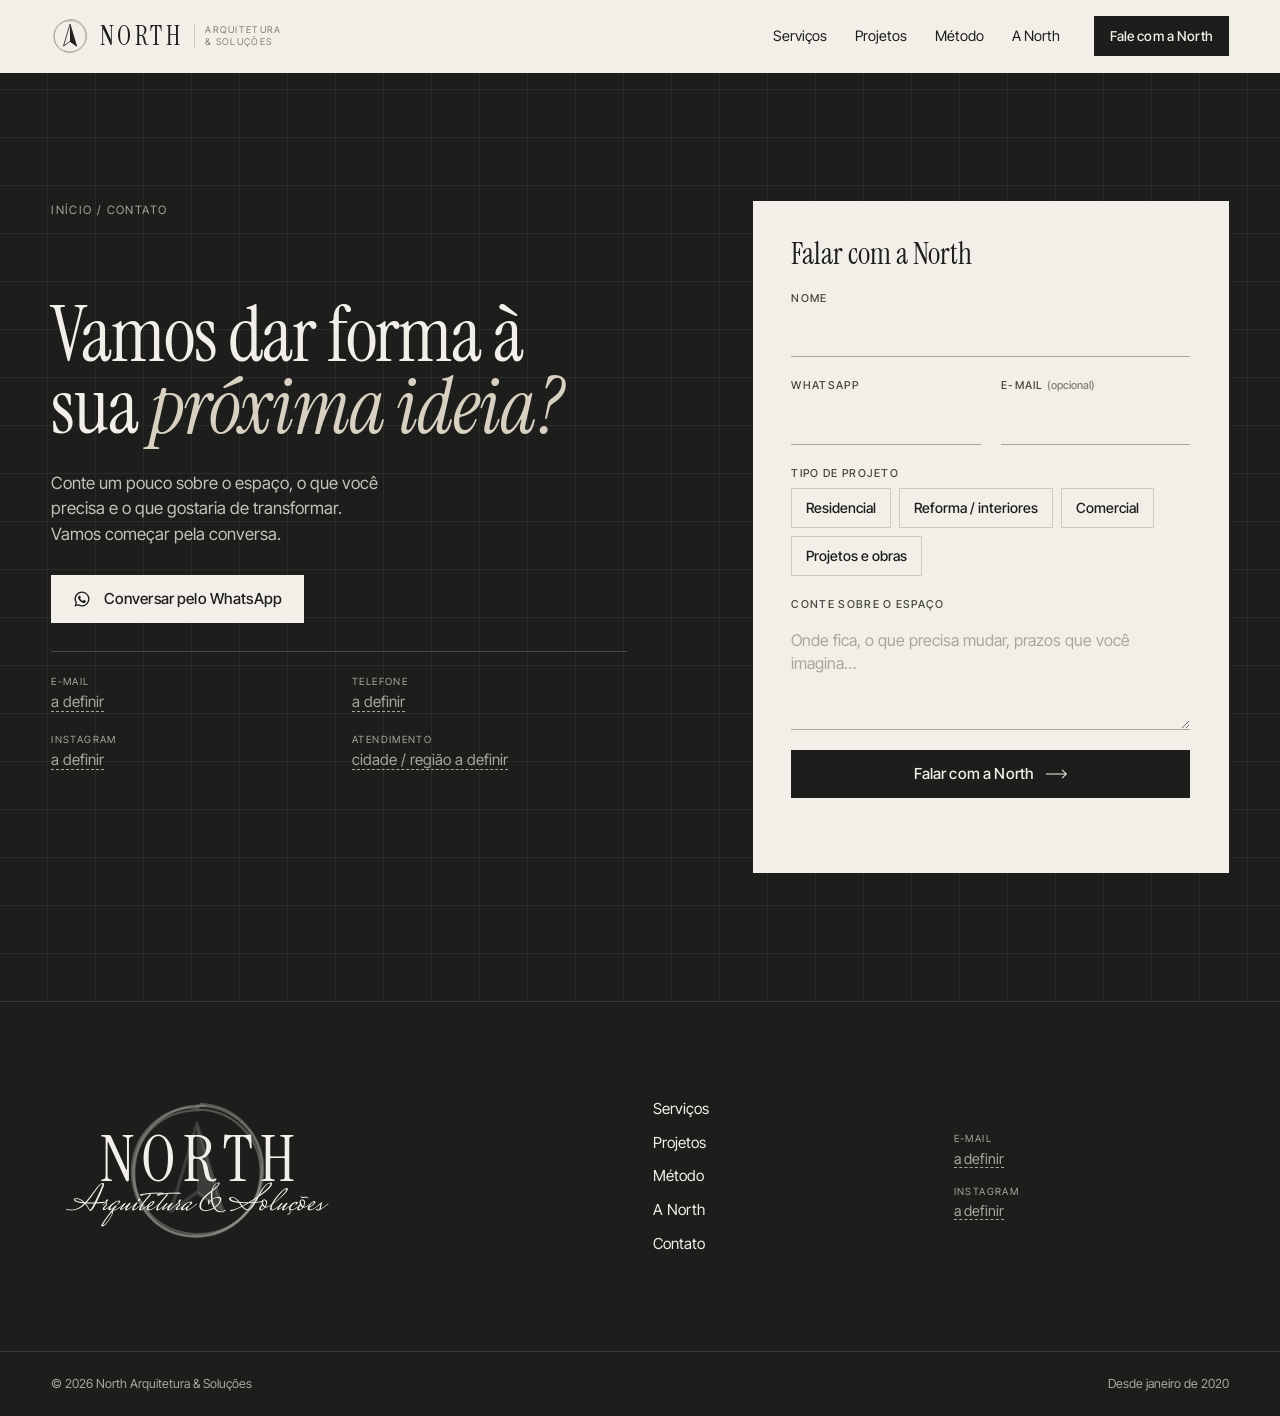
<file: contato.html>
<!doctype html>
<html lang="pt-BR">
<head>
  <meta charset="utf-8">
  <meta name="viewport" content="width=device-width, initial-scale=1">
  <title>Contato — North Arquitetura &amp; Soluções</title>
  <meta name="description" content="Fale com a North Arquitetura & Soluções. Conte sobre o seu espaço e vamos começar pela conversa.">
  <meta name="theme-color" content="#1D1E1C">
  <link rel="icon" href="favicon.ico" sizes="48x48">
  <link rel="icon" href="assets/img/favicon.svg" type="image/svg+xml">
  <link rel="icon" href="assets/img/favicon-32.png" type="image/png" sizes="32x32">
  <link rel="apple-touch-icon" href="assets/img/apple-touch-icon.png">
  <link rel="manifest" href="site.webmanifest">
  <script>document.documentElement.classList.add("js")</script>
  <link rel="preconnect" href="https://fonts.googleapis.com">
  <link rel="preconnect" href="https://fonts.gstatic.com" crossorigin>
  <link href="https://fonts.googleapis.com/css2?family=Caveat:wght@500&family=Instrument+Serif:ital@0;1&family=Inter+Tight:wght@400;500;600&family=Mrs+Saint+Delafield&display=swap" rel="stylesheet">
  <link rel="stylesheet" href="assets/css/styles.css">
</head>
<body>
  <a class="skip-link" href="#conteudo">Pular para o conteúdo</a>

  <!-- layout:header -->
  <svg width="0" height="0" style="position:absolute" aria-hidden="true">
  <!-- Símbolo North: círculo em croqui + agulha de norte.
       Cores controláveis via CSS: color (agulha) e --mark-ring (círculo). -->
  <symbol id="i-north" viewBox="0 0 64 64">
    <g fill="none" stroke="var(--mark-ring, #A3A19A)" stroke-width="1" stroke-linecap="round">
      <path d="M32 4.5c15.5 0 27.8 12 27.3 27.6-.5 15.4-13 27.6-28.3 27.4C15.6 59.3 4.2 46.8 4.6 31.5 5 16.4 17.4 4.8 32.6 5.2"/>
      <path d="M31 6.2c15.8-.6 28 11.6 27.8 26.6-.2 15.8-12.6 27-27.9 26.8C16 59.4 5.2 47.4 5.6 32.2 6 17 17 6.5 33 6.4"/>
      <path d="M33.5 3.8C49 4.6 60.6 17.4 59.8 33c-.8 15-13.8 26.3-29 25.6C15.4 57.8 4 45 5.4 30 6.8 15.2 19.6 3.8 35 4.6"/>
    </g>
    <path d="M32 12 43 49 32 41 21 49Z" fill="none" stroke="currentColor" stroke-width="1.4" stroke-linejoin="round"/>
    <path d="M32 12 43 49 32 41Z" fill="currentColor"/>
  </symbol>
  <symbol id="i-arrow" viewBox="0 0 26 12">
    <path d="M0 6h24M19 1l5 5-5 5" fill="none" stroke="currentColor" stroke-width="1.2"/>
  </symbol>
  <symbol id="i-whatsapp" viewBox="0 0 24 24">
    <path fill="currentColor" d="M12 2a10 10 0 0 0-8.6 15.1L2 22l5-1.3A10 10 0 1 0 12 2Zm0 18.2a8.2 8.2 0 0 1-4.2-1.2l-.3-.2-3 .8.8-2.9-.2-.3A8.2 8.2 0 1 1 12 20.2Zm4.5-6.1c-.2-.1-1.5-.7-1.7-.8-.2-.1-.4-.1-.6.1l-.8 1c-.1.2-.3.2-.5.1a6.7 6.7 0 0 1-3.3-2.9c-.3-.4.2-.4.7-1.4.1-.2 0-.3 0-.4l-.8-1.8c-.2-.5-.4-.4-.6-.4h-.5a1 1 0 0 0-.7.3 3 3 0 0 0-.9 2.2c0 1.3.9 2.5 1 2.7.2.2 1.8 2.8 4.4 3.9 1.6.7 2.3.8 3.1.6.5-.1 1.5-.6 1.7-1.2.2-.6.2-1.1.2-1.2-.1-.1-.3-.2-.5-.3Z"/>
  </symbol>  </svg>
  <header class="site-header" data-header>
    <div class="container site-header__inner">
      <a class="brand" href="index.html" aria-label="North Arquitetura &amp; Soluções — página inicial">
        <svg class="brand__mark" aria-hidden="true"><use href="#i-north"/></svg>
        <span class="brand__name">NORTH</span>
        <span class="brand__sub">Arquitetura<br>&amp; Soluções</span>
      </a>
      <button class="nav-toggle" type="button" aria-expanded="false" aria-controls="site-nav" data-nav-toggle>
        <span class="nav-toggle__label">Menu</span>
        <span class="nav-toggle__lines" aria-hidden="true"></span>
      </button>
      <nav class="site-nav" id="site-nav" aria-label="Principal" data-nav>
        <ul>
          <li><a href="servicos.html">Serviços</a></li>
          <li><a href="projetos.html">Projetos</a></li>
          <li><a href="metodo.html">Método</a></li>
          <li><a href="sobre.html">A North</a></li>
        </ul>
        <a class="btn btn--primary btn--sm" href="contato.html">Fale com a North</a>
      </nav>
    </div>
  </header>
  <!-- /layout:header -->

  <main id="conteudo">
    <section class="contact contact--page" aria-labelledby="contact-title">
      <div class="container contact__grid">
        <div class="contact__intro">
          <nav class="crumbs crumbs--invert" aria-label="Você está em"><a href="index.html">Início</a> / <span aria-current="page">Contato</span></nav>
          <h1 class="display contact__title" id="contact-title" data-reveal>Vamos dar forma à sua <em>próxima ideia?</em></h1>
          <p class="lead" data-reveal>
            Conte um pouco sobre o espaço, o que você precisa e o que gostaria de transformar. Vamos começar pela conversa.
          </p>

          <a class="btn btn--light" href="#f-nome" data-whatsapp data-reveal>
            <svg class="i i--wa" aria-hidden="true"><use href="#i-whatsapp"/></svg>
            Conversar pelo WhatsApp
          </a>

          <dl class="contact__info" data-reveal>
            <div><dt>E-mail</dt><dd data-config="email"><span class="slot">a definir</span></dd></div>
            <div><dt>Telefone</dt><dd data-config="phoneLabel"><span class="slot">a definir</span></dd></div>
            <div><dt>Instagram</dt><dd data-config="instagram"><span class="slot">a definir</span></dd></div>
            <div><dt>Atendimento</dt><dd data-config="city"><span class="slot">cidade / região a definir</span></dd></div>
          </dl>
        </div>

        <form class="form" data-contact-form novalidate>
          <p class="form__title">Falar com a North</p>
          <div class="field">
            <label for="f-nome">Nome</label>
            <input id="f-nome" name="nome" type="text" autocomplete="name" required>
          </div>
          <div class="field-row">
            <div class="field">
              <label for="f-tel">WhatsApp</label>
              <input id="f-tel" name="telefone" type="tel" autocomplete="tel" inputmode="tel" required>
            </div>
            <div class="field">
              <label for="f-email">E-mail <span class="opt">(opcional)</span></label>
              <input id="f-email" name="email" type="email" autocomplete="email">
            </div>
          </div>
          <fieldset class="field field--choices">
            <legend>Tipo de projeto</legend>
            <div class="choices">
              <label><input type="radio" name="tipo" value="Residencial" required><span>Residencial</span></label>
              <label><input type="radio" name="tipo" value="Reforma / interiores"><span>Reforma / interiores</span></label>
              <label><input type="radio" name="tipo" value="Comercial"><span>Comercial</span></label>
              <label><input type="radio" name="tipo" value="Projetos e obras"><span>Projetos e obras</span></label>
            </div>
          </fieldset>
          <div class="field">
            <label for="f-msg">Conte sobre o espaço</label>
            <textarea id="f-msg" name="mensagem" rows="4" placeholder="Onde fica, o que precisa mudar, prazos que você imagina…"></textarea>
          </div>
          <button class="btn btn--primary btn--block" type="submit">
            Falar com a North <svg class="i" aria-hidden="true"><use href="#i-arrow"/></svg>
          </button>
          <p class="form__status" role="status" aria-live="polite" data-form-status></p>
        </form>
      </div>
    </section>
  </main>

  <!-- layout:footer -->
  <footer class="site-footer">
    <div class="container site-footer__grid">
      <a class="logo-lockup logo-lockup--invert" href="index.html" aria-label="North Arquitetura &amp; Soluções — página inicial">
        <svg class="logo-lockup__mark" aria-hidden="true"><use href="#i-north"/></svg>
        <span class="logo-lockup__name">NORTH</span>
        <span class="logo-lockup__script">Arquitetura &amp; Soluções</span>
      </a>
      <nav class="site-footer__nav" aria-label="Rodapé">
        <ul>
          <li><a href="servicos.html">Serviços</a></li>
          <li><a href="projetos.html">Projetos</a></li>
          <li><a href="metodo.html">Método</a></li>
          <li><a href="sobre.html">A North</a></li>
          <li><a href="contato.html">Contato</a></li>
        </ul>
      </nav>
      <dl class="site-footer__info">
        <div><dt>E-mail</dt><dd data-config="email"><span class="slot">a definir</span></dd></div>
        <div><dt>Instagram</dt><dd data-config="instagram"><span class="slot">a definir</span></dd></div>
      </dl>
    </div>
    <div class="container site-footer__bottom">
      <p>© <span data-year>2026</span> North Arquitetura &amp; Soluções</p>
      <p>Desde janeiro de 2020</p>
    </div>
  </footer>
  <!-- /layout:footer -->

  <script src="assets/js/config.js"></script>
  <script src="assets/js/main.js" defer></script>
</body>
</html>
</file>
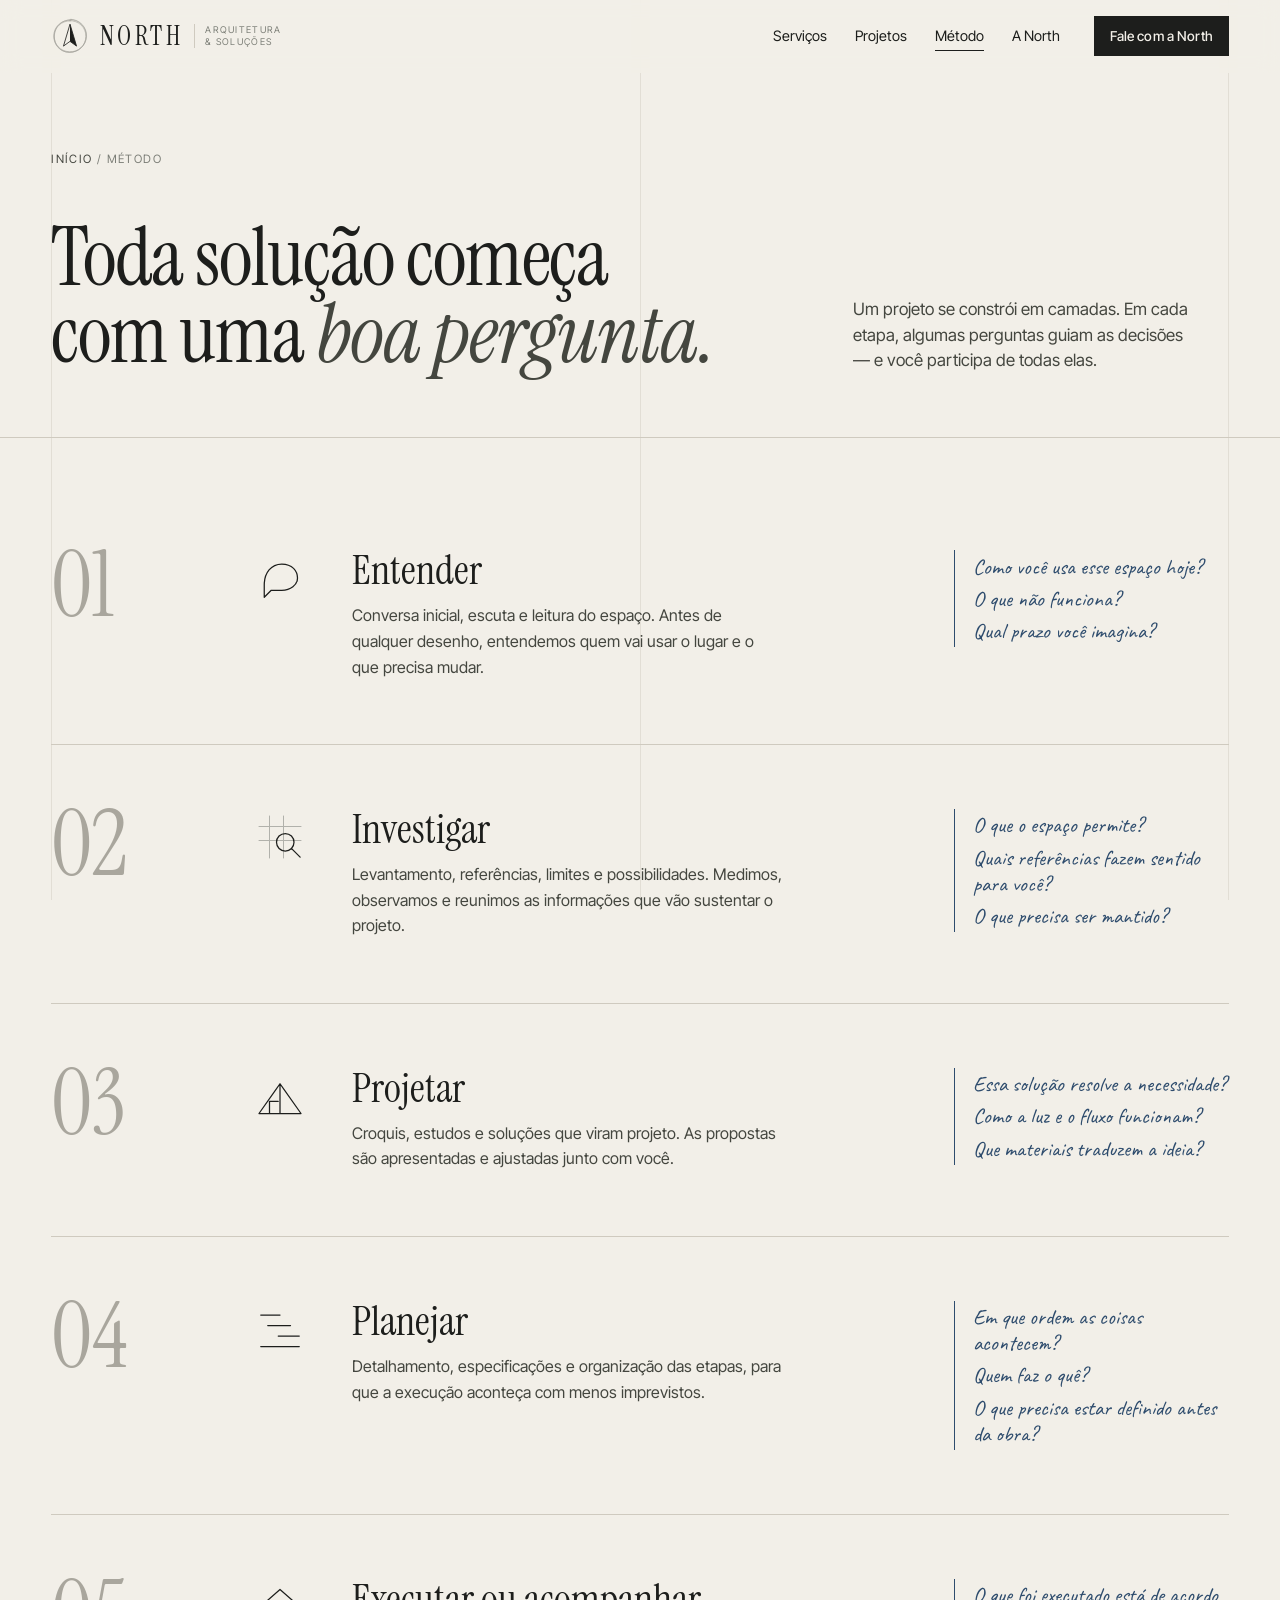
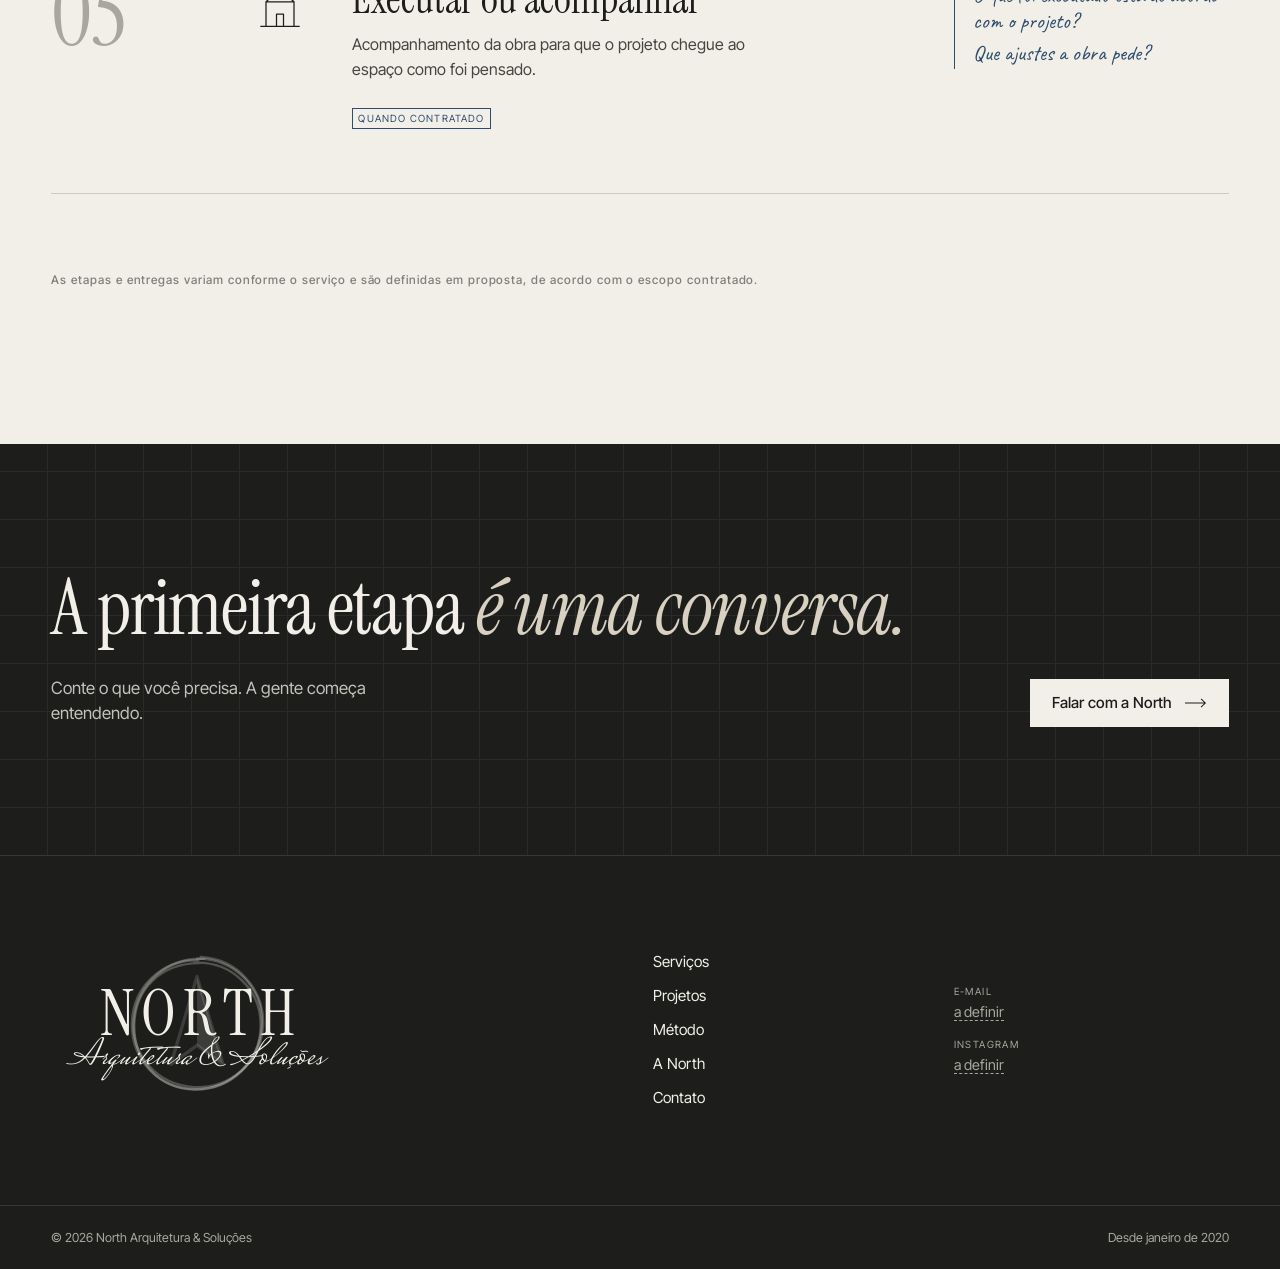
<file: metodo.html>
<!doctype html>
<html lang="pt-BR">
<head>
  <meta charset="utf-8">
  <meta name="viewport" content="width=device-width, initial-scale=1">
  <title>Método — North Arquitetura &amp; Soluções</title>
  <meta name="description" content="Entender, investigar, projetar, planejar e acompanhar: como a North conduz cada projeto, do primeiro traço ao espaço vivido.">
  <meta name="theme-color" content="#F2EFE8">
  <link rel="icon" href="favicon.ico" sizes="48x48">
  <link rel="icon" href="assets/img/favicon.svg" type="image/svg+xml">
  <link rel="icon" href="assets/img/favicon-32.png" type="image/png" sizes="32x32">
  <link rel="apple-touch-icon" href="assets/img/apple-touch-icon.png">
  <link rel="manifest" href="site.webmanifest">
  <script>document.documentElement.classList.add("js")</script>
  <link rel="preconnect" href="https://fonts.googleapis.com">
  <link rel="preconnect" href="https://fonts.gstatic.com" crossorigin>
  <link href="https://fonts.googleapis.com/css2?family=Caveat:wght@500&family=Instrument+Serif:ital@0;1&family=Inter+Tight:wght@400;500;600&family=Mrs+Saint+Delafield&display=swap" rel="stylesheet">
  <link rel="stylesheet" href="assets/css/styles.css">
</head>
<body>
  <a class="skip-link" href="#conteudo">Pular para o conteúdo</a>

  <!-- layout:header -->
  <svg width="0" height="0" style="position:absolute" aria-hidden="true">
  <!-- Símbolo North: círculo em croqui + agulha de norte.
       Cores controláveis via CSS: color (agulha) e --mark-ring (círculo). -->
  <symbol id="i-north" viewBox="0 0 64 64">
    <g fill="none" stroke="var(--mark-ring, #A3A19A)" stroke-width="1" stroke-linecap="round">
      <path d="M32 4.5c15.5 0 27.8 12 27.3 27.6-.5 15.4-13 27.6-28.3 27.4C15.6 59.3 4.2 46.8 4.6 31.5 5 16.4 17.4 4.8 32.6 5.2"/>
      <path d="M31 6.2c15.8-.6 28 11.6 27.8 26.6-.2 15.8-12.6 27-27.9 26.8C16 59.4 5.2 47.4 5.6 32.2 6 17 17 6.5 33 6.4"/>
      <path d="M33.5 3.8C49 4.6 60.6 17.4 59.8 33c-.8 15-13.8 26.3-29 25.6C15.4 57.8 4 45 5.4 30 6.8 15.2 19.6 3.8 35 4.6"/>
    </g>
    <path d="M32 12 43 49 32 41 21 49Z" fill="none" stroke="currentColor" stroke-width="1.4" stroke-linejoin="round"/>
    <path d="M32 12 43 49 32 41Z" fill="currentColor"/>
  </symbol>
  <symbol id="i-arrow" viewBox="0 0 26 12">
    <path d="M0 6h24M19 1l5 5-5 5" fill="none" stroke="currentColor" stroke-width="1.2"/>
  </symbol>
  <symbol id="i-whatsapp" viewBox="0 0 24 24">
    <path fill="currentColor" d="M12 2a10 10 0 0 0-8.6 15.1L2 22l5-1.3A10 10 0 1 0 12 2Zm0 18.2a8.2 8.2 0 0 1-4.2-1.2l-.3-.2-3 .8.8-2.9-.2-.3A8.2 8.2 0 1 1 12 20.2Zm4.5-6.1c-.2-.1-1.5-.7-1.7-.8-.2-.1-.4-.1-.6.1l-.8 1c-.1.2-.3.2-.5.1a6.7 6.7 0 0 1-3.3-2.9c-.3-.4.2-.4.7-1.4.1-.2 0-.3 0-.4l-.8-1.8c-.2-.5-.4-.4-.6-.4h-.5a1 1 0 0 0-.7.3 3 3 0 0 0-.9 2.2c0 1.3.9 2.5 1 2.7.2.2 1.8 2.8 4.4 3.9 1.6.7 2.3.8 3.1.6.5-.1 1.5-.6 1.7-1.2.2-.6.2-1.1.2-1.2-.1-.1-.3-.2-.5-.3Z"/>
  </symbol>  </svg>
  <header class="site-header" data-header>
    <div class="container site-header__inner">
      <a class="brand" href="index.html" aria-label="North Arquitetura &amp; Soluções — página inicial">
        <svg class="brand__mark" aria-hidden="true"><use href="#i-north"/></svg>
        <span class="brand__name">NORTH</span>
        <span class="brand__sub">Arquitetura<br>&amp; Soluções</span>
      </a>
      <button class="nav-toggle" type="button" aria-expanded="false" aria-controls="site-nav" data-nav-toggle>
        <span class="nav-toggle__label">Menu</span>
        <span class="nav-toggle__lines" aria-hidden="true"></span>
      </button>
      <nav class="site-nav" id="site-nav" aria-label="Principal" data-nav>
        <ul>
          <li><a href="servicos.html">Serviços</a></li>
          <li><a href="projetos.html">Projetos</a></li>
          <li><a href="metodo.html">Método</a></li>
          <li><a href="sobre.html">A North</a></li>
        </ul>
        <a class="btn btn--primary btn--sm" href="contato.html">Fale com a North</a>
      </nav>
    </div>
  </header>
  <!-- /layout:header -->

  <main id="conteudo">
    <section class="page-hero" aria-labelledby="page-title">
      <div class="container">
        <nav class="crumbs" aria-label="Você está em"><a href="index.html">Início</a> / <span aria-current="page">Método</span></nav>
        <div class="page-hero__grid">
          <h1 class="display page-hero__title" id="page-title" data-reveal>Toda solução começa com uma <em>boa pergunta.</em></h1>
          <div class="page-hero__side" data-reveal>
            <p class="lead">Um projeto se constrói em camadas. Em cada etapa, algumas perguntas guiam as decisões — e você participa de todas elas.</p>
          </div>
        </div>
      </div>
    </section>

    <section class="container phases" aria-label="Etapas do método">
      <ol>
        <li class="phase" data-reveal>
          <span class="phase__num">01</span>
          <svg class="sketch phase__icon" viewBox="0 0 64 64" aria-hidden="true" focusable="false"><path class="draw" d="M14 40c0-14 8-24 20-24s18 8 18 16-8 14-18 14H22l-8 8Z"/></svg>
          <div class="phase__body">
            <h2 class="phase__title">Entender</h2>
            <p>Conversa inicial, escuta e leitura do espaço. Antes de qualquer desenho, entendemos quem vai usar o lugar e o que precisa mudar.</p>
          </div>
          <ul class="phase__q" aria-label="Perguntas desta etapa">
            <li>Como você usa esse espaço hoje?</li>
            <li>O que não funciona?</li>
            <li>Qual prazo você imagina?</li>
          </ul>
        </li>
        <li class="phase" data-reveal>
          <span class="phase__num">02</span>
          <svg class="sketch phase__icon" viewBox="0 0 64 64" aria-hidden="true" focusable="false"><path class="draw faint" d="M8 20H56M8 36H56M20 8V56M36 8V56"/><path class="draw" d="M38 38m-10 0a10 10 0 1 0 20 0a10 10 0 1 0-20 0M45 45l10 10"/></svg>
          <div class="phase__body">
            <h2 class="phase__title">Investigar</h2>
            <p>Levantamento, referências, limites e possibilidades. Medimos, observamos e reunimos as informações que vão sustentar o projeto.</p>
          </div>
          <ul class="phase__q" aria-label="Perguntas desta etapa">
            <li>O que o espaço permite?</li>
            <li>Quais referências fazem sentido para você?</li>
            <li>O que precisa ser mantido?</li>
          </ul>
        </li>
        <li class="phase" data-reveal>
          <span class="phase__num">03</span>
          <svg class="sketch phase__icon" viewBox="0 0 64 64" aria-hidden="true" focusable="false"><path class="draw" d="M8 52 32 18l24 34ZM32 18V52M20 52V38h10"/></svg>
          <div class="phase__body">
            <h2 class="phase__title">Projetar</h2>
            <p>Croquis, estudos e soluções que viram projeto. As propostas são apresentadas e ajustadas junto com você.</p>
          </div>
          <ul class="phase__q" aria-label="Perguntas desta etapa">
            <li>Essa solução resolve a necessidade?</li>
            <li>Como a luz e o fluxo funcionam?</li>
            <li>Que materiais traduzem a ideia?</li>
          </ul>
        </li>
        <li class="phase" data-reveal>
          <span class="phase__num">04</span>
          <svg class="sketch phase__icon" viewBox="0 0 64 64" aria-hidden="true" focusable="false"><path class="draw" d="M10 16h22M18 28h26M30 40h24M10 52h44"/></svg>
          <div class="phase__body">
            <h2 class="phase__title">Planejar</h2>
            <p>Detalhamento, especificações e organização das etapas, para que a execução aconteça com menos imprevistos.</p>
          </div>
          <ul class="phase__q" aria-label="Perguntas desta etapa">
            <li>Em que ordem as coisas acontecem?</li>
            <li>Quem faz o quê?</li>
            <li>O que precisa estar definido antes da obra?</li>
          </ul>
        </li>
        <li class="phase" data-reveal>
          <span class="phase__num">05</span>
          <svg class="sketch phase__icon" viewBox="0 0 64 64" aria-hidden="true" focusable="false"><path class="draw" d="M10 54H54M16 54V26h32v28M16 26 32 12l16 14M28 54V40h8v14"/></svg>
          <div class="phase__body">
            <h2 class="phase__title">Executar ou acompanhar</h2>
            <p>Acompanhamento da obra para que o projeto chegue ao espaço como foi pensado.</p>
            <span class="tag tag--outline">Quando contratado</span>
          </div>
          <ul class="phase__q" aria-label="Perguntas desta etapa">
            <li>O que foi executado está de acordo com o projeto?</li>
            <li>Que ajustes a obra pede?</li>
          </ul>
        </li>
      </ol>
      <p class="caption details__note">As etapas e entregas variam conforme o serviço e são definidas em proposta, de acordo com o escopo contratado.</p>
    </section>

    <section class="contact contact--band" aria-labelledby="cta-title">
      <div class="container cta-band">
        <h2 class="display contact__title" id="cta-title" data-reveal>A primeira etapa <em>é uma conversa.</em></h2>
        <div class="cta-band__row">
          <p class="lead" data-reveal>Conte o que você precisa. A gente começa entendendo.</p>
          <div class="cta-band__actions" data-reveal>
            <a class="btn btn--light" href="contato.html">Falar com a North <svg class="i" aria-hidden="true"><use href="#i-arrow"/></svg></a>
          </div>
        </div>
      </div>
    </section>
  </main>

  <!-- layout:footer -->
  <footer class="site-footer">
    <div class="container site-footer__grid">
      <a class="logo-lockup logo-lockup--invert" href="index.html" aria-label="North Arquitetura &amp; Soluções — página inicial">
        <svg class="logo-lockup__mark" aria-hidden="true"><use href="#i-north"/></svg>
        <span class="logo-lockup__name">NORTH</span>
        <span class="logo-lockup__script">Arquitetura &amp; Soluções</span>
      </a>
      <nav class="site-footer__nav" aria-label="Rodapé">
        <ul>
          <li><a href="servicos.html">Serviços</a></li>
          <li><a href="projetos.html">Projetos</a></li>
          <li><a href="metodo.html">Método</a></li>
          <li><a href="sobre.html">A North</a></li>
          <li><a href="contato.html">Contato</a></li>
        </ul>
      </nav>
      <dl class="site-footer__info">
        <div><dt>E-mail</dt><dd data-config="email"><span class="slot">a definir</span></dd></div>
        <div><dt>Instagram</dt><dd data-config="instagram"><span class="slot">a definir</span></dd></div>
      </dl>
    </div>
    <div class="container site-footer__bottom">
      <p>© <span data-year>2026</span> North Arquitetura &amp; Soluções</p>
      <p>Desde janeiro de 2020</p>
    </div>
  </footer>
  <!-- /layout:footer -->

  <script src="assets/js/config.js"></script>
  <script src="assets/js/main.js" defer></script>
</body>
</html>
</file>
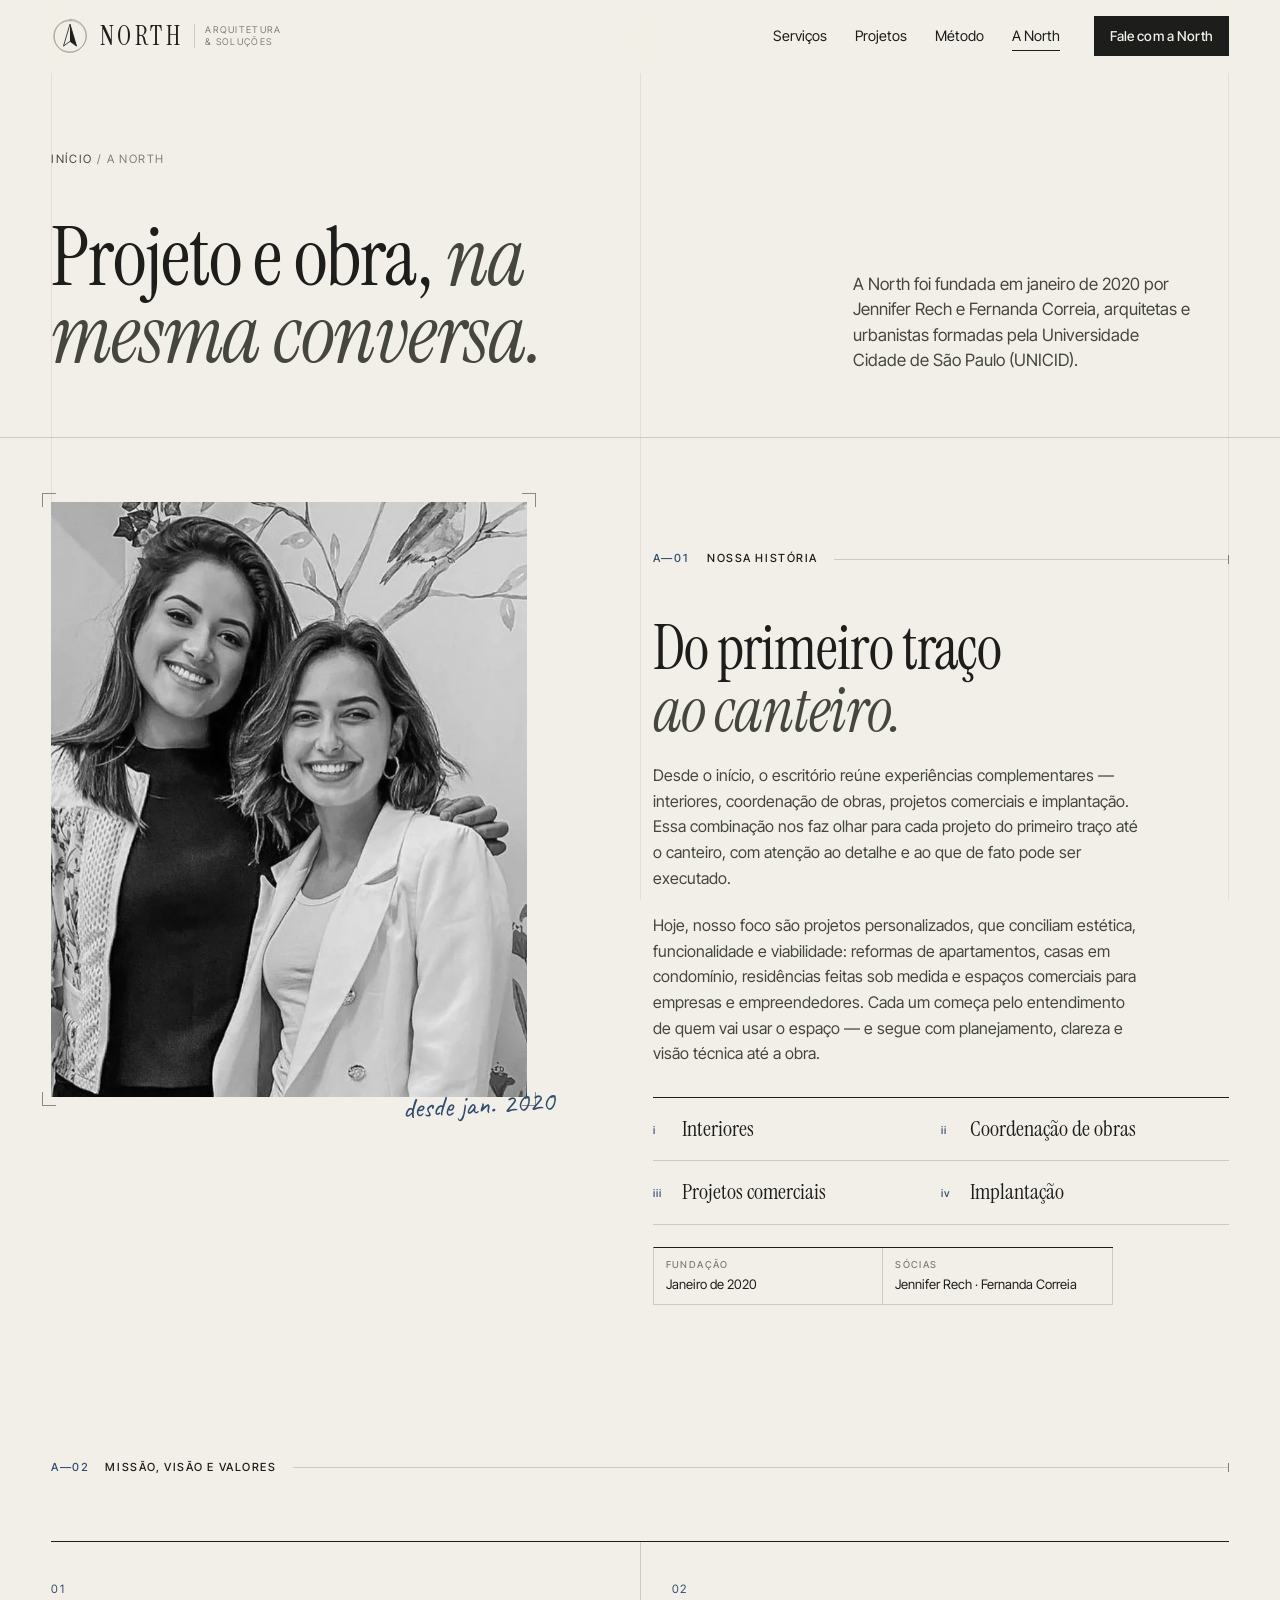
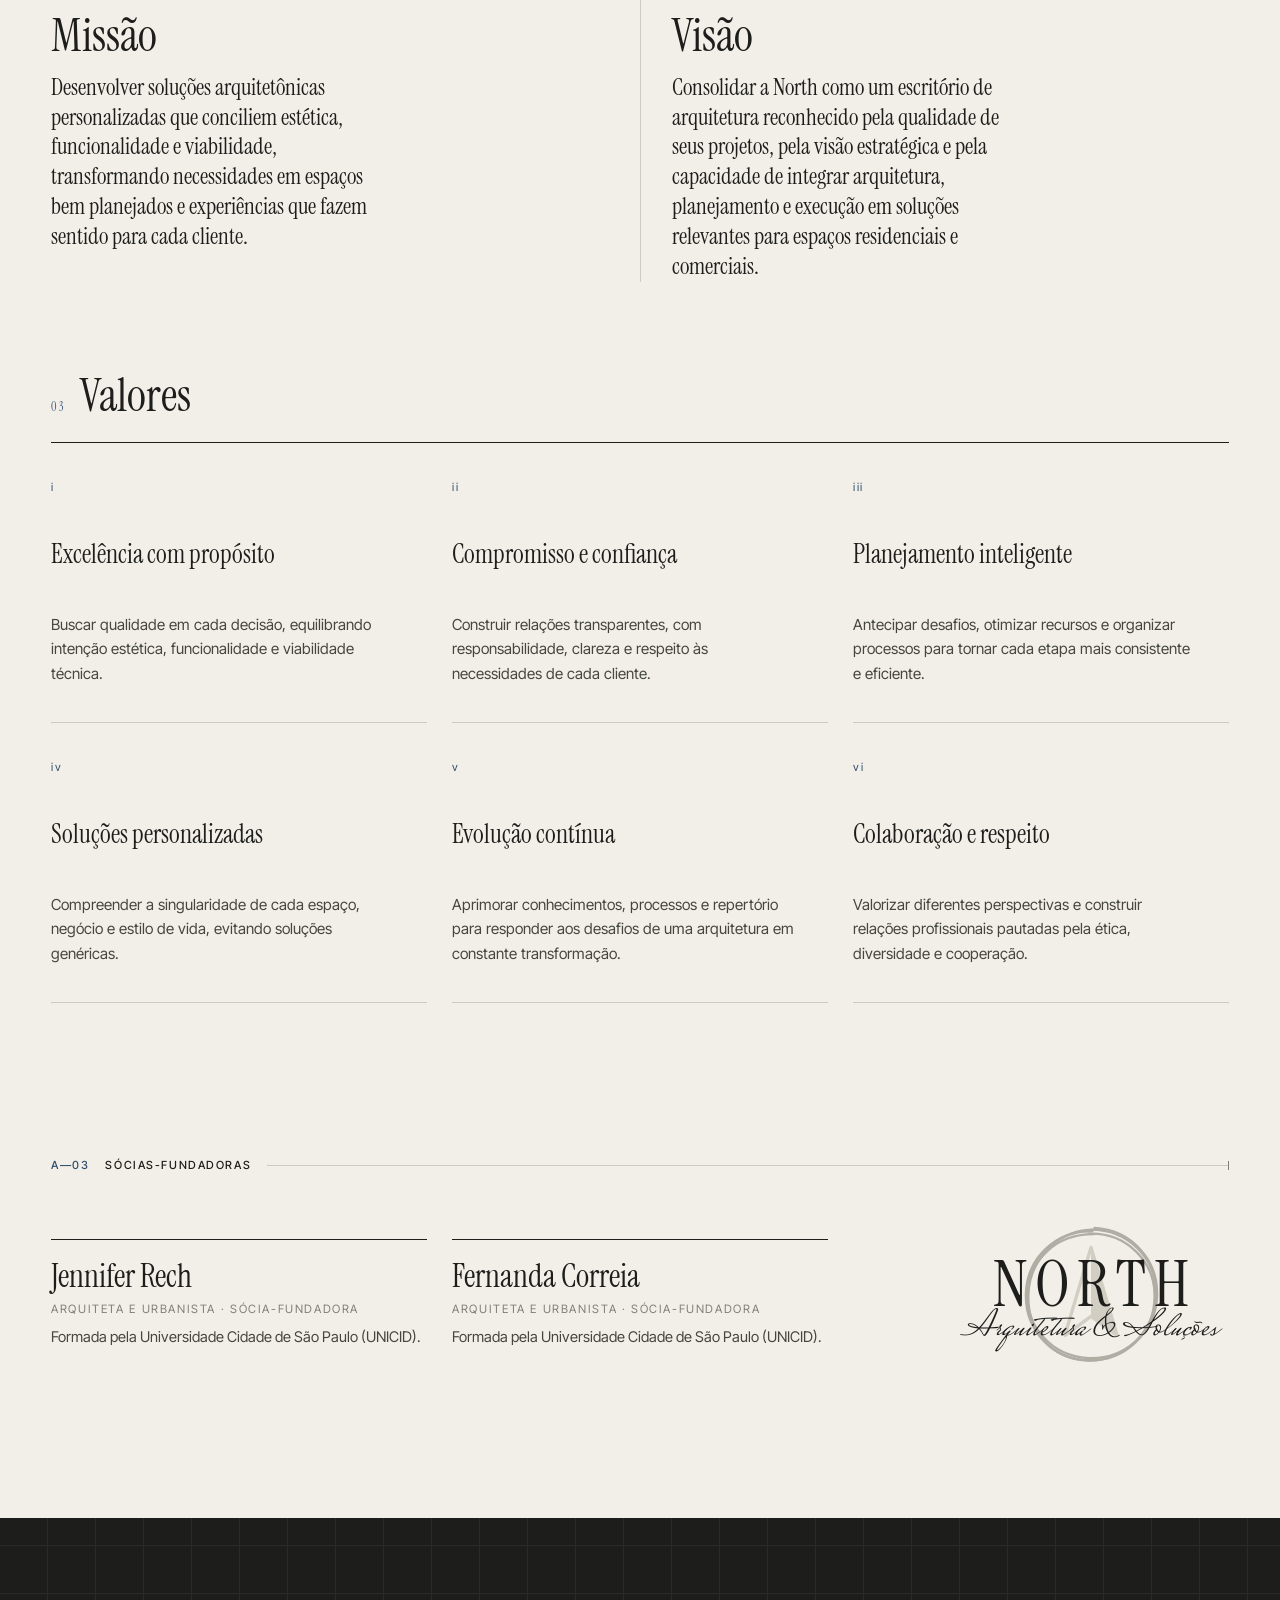
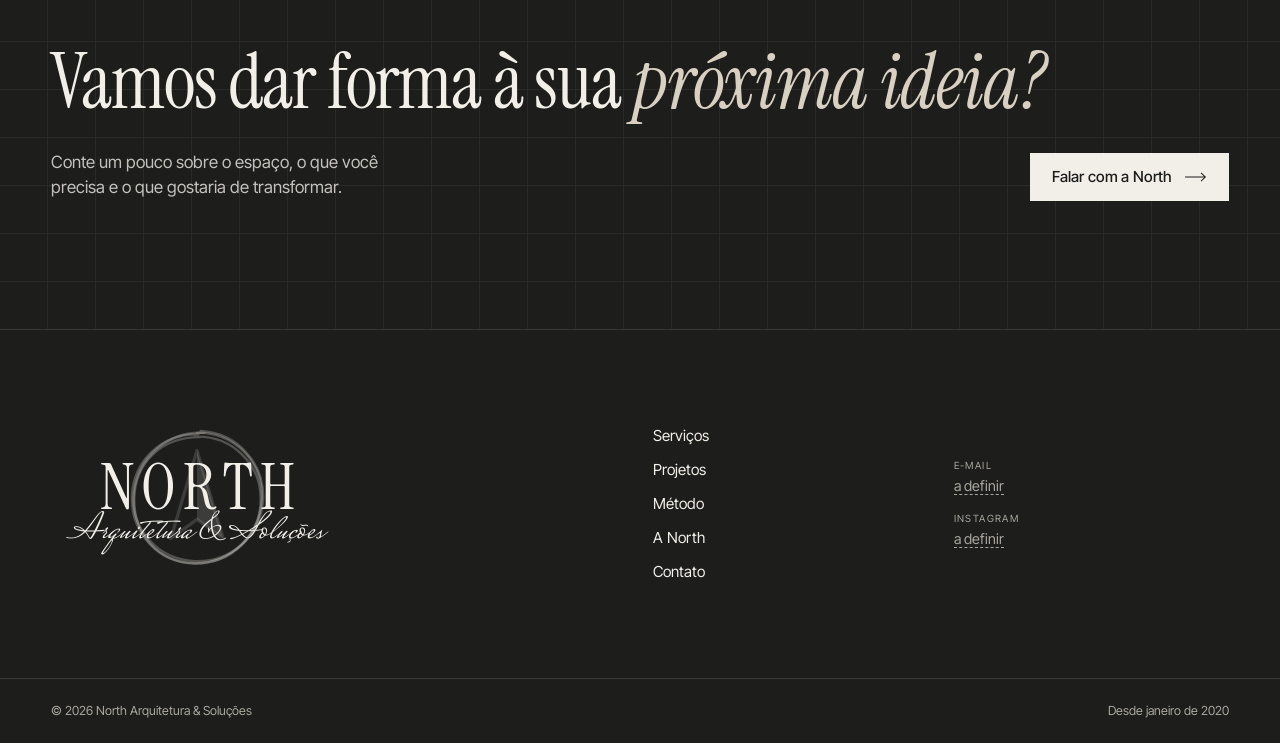
<file: sobre.html>
<!doctype html>
<html lang="pt-BR">
<head>
  <meta charset="utf-8">
  <meta name="viewport" content="width=device-width, initial-scale=1">
  <title>A North — North Arquitetura &amp; Soluções</title>
  <meta name="description" content="Fundada em 2020 pelas arquitetas e urbanistas Jennifer Rech e Fernanda Correia, a North desenvolve projetos personalizados que conciliam estética, funcionalidade e viabilidade. Conheça nossa missão, visão e valores.">
  <meta name="theme-color" content="#F2EFE8">
  <link rel="icon" href="favicon.ico" sizes="48x48">
  <link rel="icon" href="assets/img/favicon.svg" type="image/svg+xml">
  <link rel="icon" href="assets/img/favicon-32.png" type="image/png" sizes="32x32">
  <link rel="apple-touch-icon" href="assets/img/apple-touch-icon.png">
  <link rel="manifest" href="site.webmanifest">
  <script>document.documentElement.classList.add("js")</script>
  <link rel="preconnect" href="https://fonts.googleapis.com">
  <link rel="preconnect" href="https://fonts.gstatic.com" crossorigin>
  <link href="https://fonts.googleapis.com/css2?family=Caveat:wght@500&family=Instrument+Serif:ital@0;1&family=Inter+Tight:wght@400;500;600&family=Mrs+Saint+Delafield&display=swap" rel="stylesheet">
  <link rel="stylesheet" href="assets/css/styles.css">
</head>
<body>
  <a class="skip-link" href="#conteudo">Pular para o conteúdo</a>

  <!-- layout:header -->
  <svg width="0" height="0" style="position:absolute" aria-hidden="true">
  <!-- Símbolo North: círculo em croqui + agulha de norte.
       Cores controláveis via CSS: color (agulha) e --mark-ring (círculo). -->
  <symbol id="i-north" viewBox="0 0 64 64">
    <g fill="none" stroke="var(--mark-ring, #A3A19A)" stroke-width="1" stroke-linecap="round">
      <path d="M32 4.5c15.5 0 27.8 12 27.3 27.6-.5 15.4-13 27.6-28.3 27.4C15.6 59.3 4.2 46.8 4.6 31.5 5 16.4 17.4 4.8 32.6 5.2"/>
      <path d="M31 6.2c15.8-.6 28 11.6 27.8 26.6-.2 15.8-12.6 27-27.9 26.8C16 59.4 5.2 47.4 5.6 32.2 6 17 17 6.5 33 6.4"/>
      <path d="M33.5 3.8C49 4.6 60.6 17.4 59.8 33c-.8 15-13.8 26.3-29 25.6C15.4 57.8 4 45 5.4 30 6.8 15.2 19.6 3.8 35 4.6"/>
    </g>
    <path d="M32 12 43 49 32 41 21 49Z" fill="none" stroke="currentColor" stroke-width="1.4" stroke-linejoin="round"/>
    <path d="M32 12 43 49 32 41Z" fill="currentColor"/>
  </symbol>
  <symbol id="i-arrow" viewBox="0 0 26 12">
    <path d="M0 6h24M19 1l5 5-5 5" fill="none" stroke="currentColor" stroke-width="1.2"/>
  </symbol>
  <symbol id="i-whatsapp" viewBox="0 0 24 24">
    <path fill="currentColor" d="M12 2a10 10 0 0 0-8.6 15.1L2 22l5-1.3A10 10 0 1 0 12 2Zm0 18.2a8.2 8.2 0 0 1-4.2-1.2l-.3-.2-3 .8.8-2.9-.2-.3A8.2 8.2 0 1 1 12 20.2Zm4.5-6.1c-.2-.1-1.5-.7-1.7-.8-.2-.1-.4-.1-.6.1l-.8 1c-.1.2-.3.2-.5.1a6.7 6.7 0 0 1-3.3-2.9c-.3-.4.2-.4.7-1.4.1-.2 0-.3 0-.4l-.8-1.8c-.2-.5-.4-.4-.6-.4h-.5a1 1 0 0 0-.7.3 3 3 0 0 0-.9 2.2c0 1.3.9 2.5 1 2.7.2.2 1.8 2.8 4.4 3.9 1.6.7 2.3.8 3.1.6.5-.1 1.5-.6 1.7-1.2.2-.6.2-1.1.2-1.2-.1-.1-.3-.2-.5-.3Z"/>
  </symbol>  </svg>
  <header class="site-header" data-header>
    <div class="container site-header__inner">
      <a class="brand" href="index.html" aria-label="North Arquitetura &amp; Soluções — página inicial">
        <svg class="brand__mark" aria-hidden="true"><use href="#i-north"/></svg>
        <span class="brand__name">NORTH</span>
        <span class="brand__sub">Arquitetura<br>&amp; Soluções</span>
      </a>
      <button class="nav-toggle" type="button" aria-expanded="false" aria-controls="site-nav" data-nav-toggle>
        <span class="nav-toggle__label">Menu</span>
        <span class="nav-toggle__lines" aria-hidden="true"></span>
      </button>
      <nav class="site-nav" id="site-nav" aria-label="Principal" data-nav>
        <ul>
          <li><a href="servicos.html">Serviços</a></li>
          <li><a href="projetos.html">Projetos</a></li>
          <li><a href="metodo.html">Método</a></li>
          <li><a href="sobre.html">A North</a></li>
        </ul>
        <a class="btn btn--primary btn--sm" href="contato.html">Fale com a North</a>
      </nav>
    </div>
  </header>
  <!-- /layout:header -->

  <main id="conteudo">
    <section class="page-hero" aria-labelledby="page-title">
      <div class="container">
        <nav class="crumbs" aria-label="Você está em"><a href="index.html">Início</a> / <span aria-current="page">A North</span></nav>
        <div class="page-hero__grid">
          <h1 class="display page-hero__title" id="page-title" data-reveal>Projeto e obra, <em>na mesma conversa.</em></h1>
          <div class="page-hero__side" data-reveal>
            <p class="lead">A North foi fundada em janeiro de 2020 por Jennifer Rech e Fernanda Correia, arquitetas e urbanistas formadas pela Universidade Cidade de São Paulo (UNICID).</p>
          </div>
        </div>
      </div>
    </section>

    <section class="section section--tight about" aria-labelledby="story-title">
      <div class="container about__grid">
        <div class="about__visual" data-reveal>
          <figure class="frame about__photo">
            <img src="assets/img/equipe/equipe-jennifer-fernanda.webp" alt="Jennifer Rech e Fernanda Correia, sócias-fundadoras da North, lado a lado e sorrindo" loading="lazy" width="742" height="1080">
          </figure>
          <p class="note about__note" aria-hidden="true">desde jan. 2020</p>
        </div>
        <div class="about__text">
          <header class="sheet-head sheet-head--compact" data-reveal>
            <span class="sheet-head__idx">A—01</span>
            <span class="sheet-head__name">Nossa história</span>
            <span class="sheet-head__rule" aria-hidden="true"></span>
          </header>
          <h2 class="display display--md" id="story-title" data-reveal>Do primeiro traço <em>ao canteiro.</em></h2>
          <p data-reveal>
            Desde o início, o escritório reúne experiências complementares — interiores, coordenação de obras, projetos comerciais e implantação. Essa combinação nos faz olhar para cada projeto do primeiro traço até o canteiro, com atenção ao detalhe e ao que de fato pode ser executado.
          </p>
          <p data-reveal>
            Hoje, nosso foco são projetos personalizados, que conciliam estética, funcionalidade e viabilidade: reformas de apartamentos, casas em condomínio, residências feitas sob medida e espaços comerciais para empresas e empreendedores. Cada um começa pelo entendimento de quem vai usar o espaço — e segue com planejamento, clareza e visão técnica até a obra.
          </p>
          <ul class="skills" data-reveal>
            <li><span>i</span> Interiores</li>
            <li><span>ii</span> Coordenação de obras</li>
            <li><span>iii</span> Projetos comerciais</li>
            <li><span>iv</span> Implantação</li>
          </ul>
          <dl class="titleblock about__titleblock" data-reveal>
            <div><dt>Fundação</dt><dd>Janeiro de 2020</dd></div>
            <div><dt>Sócias</dt><dd>Jennifer Rech · Fernanda Correia</dd></div>
          </dl>
        </div>
      </div>
    </section>

    <section class="section mvv" aria-labelledby="mvv-title">
      <div class="container">
        <header class="sheet-head" data-reveal>
          <span class="sheet-head__idx">A—02</span>
          <span class="sheet-head__name" id="mvv-title">Missão, visão e valores</span>
          <span class="sheet-head__rule" aria-hidden="true"></span>
        </header>
        <div class="mvv__grid">
          <article class="mvv__item" data-reveal>
            <p class="mvv__num">01</p>
            <h3 class="mvv__h">Missão</h3>
            <p class="mvv__text">Desenvolver soluções arquitetônicas personalizadas que conciliem estética, funcionalidade e viabilidade, transformando necessidades em espaços bem planejados e experiências que fazem sentido para cada cliente.</p>
          </article>
          <article class="mvv__item" data-reveal>
            <p class="mvv__num">02</p>
            <h3 class="mvv__h">Visão</h3>
            <p class="mvv__text">Consolidar a North como um escritório de arquitetura reconhecido pela qualidade de seus projetos, pela visão estratégica e pela capacidade de integrar arquitetura, planejamento e execução em soluções relevantes para espaços residenciais e comerciais.</p>
          </article>
        </div>

        <div class="values">
          <h3 class="values__title" data-reveal><span class="mvv__num">03</span> Valores</h3>
          <ol class="values__grid">
            <li class="value" data-reveal>
              <span class="value__idx">i</span>
              <h4 class="value__h">Excelência com propósito</h4>
              <p>Buscar qualidade em cada decisão, equilibrando intenção estética, funcionalidade e viabilidade técnica.</p>
            </li>
            <li class="value" data-reveal>
              <span class="value__idx">ii</span>
              <h4 class="value__h">Compromisso e confiança</h4>
              <p>Construir relações transparentes, com responsabilidade, clareza e respeito às necessidades de cada cliente.</p>
            </li>
            <li class="value" data-reveal>
              <span class="value__idx">iii</span>
              <h4 class="value__h">Planejamento inteligente</h4>
              <p>Antecipar desafios, otimizar recursos e organizar processos para tornar cada etapa mais consistente e eficiente.</p>
            </li>
            <li class="value" data-reveal>
              <span class="value__idx">iv</span>
              <h4 class="value__h">Soluções personalizadas</h4>
              <p>Compreender a singularidade de cada espaço, negócio e estilo de vida, evitando soluções genéricas.</p>
            </li>
            <li class="value" data-reveal>
              <span class="value__idx">v</span>
              <h4 class="value__h">Evolução contínua</h4>
              <p>Aprimorar conhecimentos, processos e repertório para responder aos desafios de uma arquitetura em constante transformação.</p>
            </li>
            <li class="value" data-reveal>
              <span class="value__idx">vi</span>
              <h4 class="value__h">Colaboração e respeito</h4>
              <p>Valorizar diferentes perspectivas e construir relações profissionais pautadas pela ética, diversidade e cooperação.</p>
            </li>
          </ol>
        </div>
      </div>
    </section>

    <section class="section founders" aria-labelledby="founders-title">
      <div class="container">
        <header class="sheet-head" data-reveal>
          <span class="sheet-head__idx">A—03</span>
          <span class="sheet-head__name" id="founders-title">Sócias-fundadoras</span>
          <span class="sheet-head__rule" aria-hidden="true"></span>
        </header>
        <div class="founders__grid">
          <article class="founder" data-reveal>
            <h3 class="founder__name">Jennifer Rech</h3>
            <p class="founder__role">Arquiteta e urbanista · Sócia-fundadora</p>
            <p class="founder__bio">Formada pela Universidade Cidade de São Paulo (UNICID).</p>
          </article>
          <article class="founder" data-reveal>
            <h3 class="founder__name">Fernanda Correia</h3>
            <p class="founder__role">Arquiteta e urbanista · Sócia-fundadora</p>
            <p class="founder__bio">Formada pela Universidade Cidade de São Paulo (UNICID).</p>
          </article>
          <div class="founders__sign" data-reveal>
            <span class="logo-lockup" aria-hidden="true">
              <svg class="logo-lockup__mark"><use href="#i-north"/></svg>
              <span class="logo-lockup__name">NORTH</span>
              <span class="logo-lockup__script">Arquitetura &amp; Soluções</span>
            </span>
          </div>
        </div>
      </div>
    </section>

    <section class="contact contact--band" aria-labelledby="cta-title">
      <div class="container cta-band">
        <h2 class="display contact__title" id="cta-title" data-reveal>Vamos dar forma à sua <em>próxima ideia?</em></h2>
        <div class="cta-band__row">
          <p class="lead" data-reveal>Conte um pouco sobre o espaço, o que você precisa e o que gostaria de transformar.</p>
          <div class="cta-band__actions" data-reveal>
            <a class="btn btn--light" href="contato.html">Falar com a North <svg class="i" aria-hidden="true"><use href="#i-arrow"/></svg></a>
          </div>
        </div>
      </div>
    </section>
  </main>

  <!-- layout:footer -->
  <footer class="site-footer">
    <div class="container site-footer__grid">
      <a class="logo-lockup logo-lockup--invert" href="index.html" aria-label="North Arquitetura &amp; Soluções — página inicial">
        <svg class="logo-lockup__mark" aria-hidden="true"><use href="#i-north"/></svg>
        <span class="logo-lockup__name">NORTH</span>
        <span class="logo-lockup__script">Arquitetura &amp; Soluções</span>
      </a>
      <nav class="site-footer__nav" aria-label="Rodapé">
        <ul>
          <li><a href="servicos.html">Serviços</a></li>
          <li><a href="projetos.html">Projetos</a></li>
          <li><a href="metodo.html">Método</a></li>
          <li><a href="sobre.html">A North</a></li>
          <li><a href="contato.html">Contato</a></li>
        </ul>
      </nav>
      <dl class="site-footer__info">
        <div><dt>E-mail</dt><dd data-config="email"><span class="slot">a definir</span></dd></div>
        <div><dt>Instagram</dt><dd data-config="instagram"><span class="slot">a definir</span></dd></div>
      </dl>
    </div>
    <div class="container site-footer__bottom">
      <p>© <span data-year>2026</span> North Arquitetura &amp; Soluções</p>
      <p>Desde janeiro de 2020</p>
    </div>
  </footer>
  <!-- /layout:footer -->

  <script src="assets/js/config.js"></script>
  <script src="assets/js/main.js" defer></script>
</body>
</html>
</file>
<file: assets/css/styles.css>
/* =========================================================
   NORTH Arquitetura & Soluções — "Entre o traço e o espaço"
   Sistema gráfico: tokens → base → componentes → seções
   ========================================================= */

/* ---------- Tokens ---------- */
:root {
  /* Paleta */
  --paper:      #F2EFE8;  /* papel natural — fundo predominante */
  --paper-2:    #E9E5DB;  /* papel de apoio */
  --sand:       #D8D0C1;  /* areia mineral */
  --stone:      #A9A69D;  /* pedra */
  --ink:        #1D1E1C;  /* grafite — textos */
  --ink-2:      #44463F;  /* grafite suave */
  --tech:       #7D7F78;  /* cinza técnico — linhas e cotas */
  --hair:       #CFCABF;  /* linha fina */
  --accent:     #2E4C6D;  /* cianotipia — anotações e marcadores */

  /* Tipografia */
  --f-serif: "Instrument Serif", "Times New Roman", serif;
  --f-sans:  "Inter Tight", "Helvetica Neue", Arial, sans-serif;
  --f-hand:  "Caveat", "Segoe Print", cursive;
  --f-script: "Mrs Saint Delafield", "Segoe Script", cursive; /* assinatura da marca — só no logo */

  /* Traço: espessuras fixas do sistema */
  --stroke-hair: 1px;
  --stroke-line: 1.25px;

  /* Espaço */
  --gutter: clamp(16px, 4vw, 56px);
  --gap: clamp(12px, 2vw, 28px);
  --section: clamp(88px, 12vw, 176px);
  --max: 1440px;

  --ease: cubic-bezier(.6, .1, .2, 1);
}

/* ---------- Base ---------- */
*, *::before, *::after { box-sizing: border-box; }
html { scroll-behavior: smooth; -webkit-text-size-adjust: 100%; }
body {
  margin: 0;
  background: var(--paper);
  color: var(--ink);
  font: 400 1rem/1.6 var(--f-sans);
  -webkit-font-smoothing: antialiased;
  overflow-x: hidden;
}
img { display: block; max-width: 100%; height: auto; }
a { color: inherit; }
h1, h2, h3, p, dl, dd, ol, ul, figure { margin: 0; }
ol, ul { padding: 0; list-style: none; }
:focus-visible { outline: 1.5px solid var(--accent); outline-offset: 3px; }
::selection { background: var(--accent); color: var(--paper); }

.skip-link {
  position: absolute; left: 16px; top: -60px; z-index: 100;
  background: var(--ink); color: var(--paper); padding: 10px 14px; text-decoration: none;
}
.skip-link:focus { top: 12px; }

.container { width: 100%; max-width: var(--max); margin-inline: auto; padding-inline: var(--gutter); }

/* Grade de alinhamento: linhas verticais muito discretas */
body::before {
  content: ""; position: fixed; inset: 0; pointer-events: none; z-index: 0;
  max-width: var(--max); margin-inline: auto;
  background:
    linear-gradient(var(--hair), var(--hair)) calc(var(--gutter)) 0 / 1px 100% no-repeat,
    linear-gradient(var(--hair), var(--hair)) 50% 0 / 1px 100% no-repeat,
    linear-gradient(var(--hair), var(--hair)) calc(100% - var(--gutter)) 0 / 1px 100% no-repeat;
  opacity: .45;
}
main, .site-header, .site-footer { position: relative; z-index: 1; }

/* ---------- Tipografia ---------- */
.display {
  font-family: var(--f-serif);
  font-weight: 400;
  font-size: clamp(3rem, 7.4vw, 7.6rem);
  line-height: .94;
  letter-spacing: -.015em;
  text-wrap: balance;
}
.display em { font-style: italic; color: var(--ink-2); }
.display--md { font-size: clamp(2.4rem, 4.8vw, 4.6rem); line-height: 1; }

.lead { font-size: clamp(1.06rem, 1.3vw, 1.25rem); line-height: 1.5; color: var(--ink-2); max-width: 34ch; }

/* Legenda de prancha: rótulo técnico */
.label, .caption, .sheet-head, .project__id, .titleblock dt, .tile__cap, .dim__label {
  font-family: var(--f-sans);
  font-size: .7rem;
  font-weight: 500;
  letter-spacing: .14em;
  text-transform: uppercase;
  color: var(--tech);
}
.label__idx, .sheet-head__idx { color: var(--accent); margin-right: .9em; font-variant-numeric: tabular-nums; }
.caption { letter-spacing: .08em; text-transform: none; font-size: .74rem; }

/* Nota manuscrita: só pontual, nunca essencial */
.note {
  font-family: var(--f-hand);
  font-size: clamp(1.15rem, 1.6vw, 1.5rem);
  line-height: 1.1;
  color: var(--accent);
  transform: rotate(-3deg);
}

/* ---------- Ícones e botões ---------- */
.i { width: 22px; height: 12px; flex: none; transition: transform .35s var(--ease); }
.i--lg { width: 40px; height: 40px; }
.i--wa { width: 18px; height: 18px; }

.btn {
  --bg: transparent; --fg: var(--ink); --bd: var(--ink);
  display: inline-flex; align-items: center; justify-content: center; gap: .8em;
  min-height: 48px; padding: .85em 1.4em;
  background: var(--bg); color: var(--fg);
  border: 1px solid var(--bd); border-radius: 0;
  font: 500 .95rem/1.2 var(--f-sans); letter-spacing: .01em;
  text-decoration: none; cursor: pointer;
  transition: background .3s, color .3s, border-color .3s;
}
.btn:hover .i, .link-arrow:hover .i, .service__cta:hover .i { transform: translateX(4px); }
.btn--primary { --bg: var(--ink); --fg: var(--paper); }
.btn--primary:hover { --bg: var(--accent); --bd: var(--accent); }
.btn--ghost { --bd: transparent; padding-inline: 0; border-bottom: 1px solid var(--ink); min-height: 0; padding-block: .35em; }
.btn--ghost:hover { color: var(--accent); border-bottom-color: var(--accent); }
.btn--light { --bg: var(--paper); --fg: var(--ink); --bd: var(--paper); }
.btn--light:hover { --bg: transparent; --fg: var(--paper); }
.btn--sm { min-height: 40px; padding: .6em 1.1em; font-size: .85rem; }
.btn--block { width: 100%; }

.link-arrow {
  display: inline-flex; align-items: center; gap: .7em;
  font-weight: 500; text-decoration: none; border-bottom: 1px solid currentColor; padding-bottom: .25em;
}
.link-arrow:hover { color: var(--accent); }

.tag {
  display: inline-block; margin-left: .6em; padding: .2em .55em;
  font-size: .62rem; letter-spacing: .12em; text-transform: uppercase;
  background: var(--sand); color: var(--ink-2);
}
.tag--outline { background: none; border: 1px solid var(--accent); color: var(--accent); margin: .8rem 0 0; }

/* ---------- Componente: cabeçalho de prancha ---------- */
.sheet-head {
  display: flex; align-items: center; gap: 1rem;
  padding-bottom: clamp(32px, 5vw, 64px);
}
.sheet-head__idx { margin: 0; white-space: nowrap; }
@media (max-width: 560px) { .sheet-head__meta { display: none; } }
.sheet-head__name { color: var(--ink); white-space: nowrap; }
.sheet-head__rule { flex: 1; height: 1px; background: var(--hair); position: relative; }
.sheet-head__rule::after { content: ""; position: absolute; right: 0; top: -4px; width: 1px; height: 9px; background: var(--tech); }
.sheet-head__meta { white-space: nowrap; }
.sheet-head--compact { padding-bottom: 28px; }
.sheet-head--invert .sheet-head__name { color: var(--paper); }
.sheet-head--invert .sheet-head__idx { color: var(--sand); }
.sheet-head--invert .sheet-head__rule { background: rgba(242,239,232,.25); }

/* ---------- Componente: moldura com marcas de corte ---------- */
.frame {
  position: relative;
  background:
    repeating-linear-gradient(0deg, transparent 0 23px, rgba(125,127,120,.12) 23px 24px),
    repeating-linear-gradient(90deg, transparent 0 23px, rgba(125,127,120,.12) 23px 24px),
    var(--paper-2);
}
.frame img { width: 100%; height: 100%; object-fit: cover; }
.frame::after {
  --m: var(--tech); --l: 14px;
  content: ""; position: absolute; inset: -9px; pointer-events: none;
  background:
    linear-gradient(var(--m),var(--m)) top left / var(--l) 1px,
    linear-gradient(var(--m),var(--m)) top left / 1px var(--l),
    linear-gradient(var(--m),var(--m)) top right / var(--l) 1px,
    linear-gradient(var(--m),var(--m)) top right / 1px var(--l),
    linear-gradient(var(--m),var(--m)) bottom left / var(--l) 1px,
    linear-gradient(var(--m),var(--m)) bottom left / 1px var(--l),
    linear-gradient(var(--m),var(--m)) bottom right / var(--l) 1px,
    linear-gradient(var(--m),var(--m)) bottom right / 1px var(--l);
  background-repeat: no-repeat;
  opacity: .9;
}
.frame--slot {
  display: grid; place-items: center; text-align: center;
  border: 1px dashed var(--stone);
}
.frame--slot figcaption { display: grid; justify-items: center; gap: .5rem; color: var(--tech); padding: 2rem; }
.frame--slot span { font-family: var(--f-serif); font-size: 1.6rem; color: var(--ink-2); }
.frame--slot small { font-size: .78rem; letter-spacing: .04em; }

/* ---------- Componente: cota ---------- */
.dim { position: relative; display: flex; justify-content: center; color: var(--tech); }
.dim--h { height: 18px; }
.dim--h::before {
  content: ""; position: absolute; left: 0; right: 0; top: 50%; height: 1px; background: currentColor;
  transform-origin: left; transform: scaleX(var(--dim-s, 1)); transition: transform 1.2s var(--ease) .3s;
}
.dim--h::after {
  content: ""; position: absolute; inset: 2px 0;
  background:
    linear-gradient(currentColor,currentColor) left / 1px 100% no-repeat,
    linear-gradient(currentColor,currentColor) right / 1px 100% no-repeat;
}
.dim__label { position: relative; background: var(--paper); padding: 0 .8em; line-height: 18px; z-index: 1; }

/* ---------- Componente: carimbo ---------- */
.titleblock {
  display: grid; grid-template-columns: repeat(2, minmax(0, 1fr));
  border-top: 1px solid var(--ink); border-left: 1px solid var(--hair);
  font-size: .82rem;
}
.titleblock > div { padding: .55rem .75rem; border-right: 1px solid var(--hair); border-bottom: 1px solid var(--hair); }
.titleblock dt { font-size: .6rem; margin-bottom: .15rem; }
.titleblock dd { color: var(--ink); }

/* ---------- Componente: croqui SVG ---------- */
.sketch { display: block; overflow: visible; }
.sketch .draw {
  fill: none; stroke: var(--ink); stroke-width: var(--stroke-line);
  stroke-linecap: round; stroke-linejoin: round;
  vector-effect: non-scaling-stroke;
}
.sketch .faint { stroke: var(--tech); stroke-width: var(--stroke-hair); opacity: .55; }
.sketch .strong { stroke-width: 2px; }
.sketch text { font: 500 11px var(--f-sans); letter-spacing: .12em; text-transform: uppercase; fill: var(--tech); }

/* Animação de desenho (ativada via JS; pathLength=1) */
.js .sketch .draw {
  stroke-dasharray: 1 1;
  stroke-dashoffset: 1;
  transition: stroke-dashoffset 1.5s var(--ease) var(--d, 0s);
}
.js .sketch.is-in .draw { stroke-dashoffset: 0; }

/* Entrada de títulos e legendas */
.js [data-reveal] { opacity: 0; transform: translateY(14px); transition: opacity .8s var(--ease), transform .8s var(--ease); transition-delay: var(--rd, 0s); }
.js [data-reveal].is-in { opacity: 1; transform: none; }

/* =========================================================
   CABEÇALHO
   ========================================================= */
.site-header {
  position: sticky; top: 0; z-index: 50;
  background: rgba(242,239,232,.88);
  backdrop-filter: blur(10px); -webkit-backdrop-filter: blur(10px);
  border-bottom: 1px solid transparent;
  transition: border-color .3s;
}
.site-header.is-scrolled { border-bottom-color: var(--hair); }
.site-header__inner { display: flex; align-items: center; justify-content: space-between; height: 72px; }

.brand { display: inline-flex; align-items: center; gap: .65rem; text-decoration: none; }
.brand__mark { width: 38px; height: 38px; color: var(--ink); transition: transform .6s var(--ease); }
.brand:hover .brand__mark { transform: rotate(-12deg); }
.brand__name { font-family: var(--f-serif); font-size: 1.6rem; line-height: 1; letter-spacing: .14em; padding-top: .1em; }
.brand__sub { font-size: .58rem; line-height: 1.25; letter-spacing: .14em; text-transform: uppercase; color: var(--tech); padding-left: .65rem; border-left: 1px solid var(--hair); }

.site-nav { display: flex; align-items: center; gap: clamp(20px, 2.6vw, 40px); }
.site-nav ul { display: flex; gap: clamp(16px, 2.2vw, 34px); }
.site-nav ul a {
  position: relative; text-decoration: none; font-size: .9rem; padding: .4rem 0;
}
.site-nav ul a::after {
  content: ""; position: absolute; left: 0; right: 0; bottom: 0; height: 1px; background: currentColor;
  transform: scaleX(0); transform-origin: left; transition: transform .4s var(--ease);
}
.site-nav ul a:hover::after, .site-nav ul a[aria-current]::after { transform: scaleX(1); }

.nav-toggle { display: none; }

@media (max-width: 920px) {
  .brand__sub { display: none; }
  .nav-toggle {
    display: inline-flex; align-items: center; gap: .7rem; min-height: 44px;
    background: none; border: 0; padding: 0; font: 500 .85rem var(--f-sans); letter-spacing: .12em; text-transform: uppercase; color: var(--ink); cursor: pointer;
  }
  .nav-toggle__lines { position: relative; width: 22px; height: 8px; border-top: 1px solid currentColor; border-bottom: 1px solid currentColor; transition: transform .3s; }
  .nav-toggle[aria-expanded="true"] .nav-toggle__lines { transform: scaleY(0); }

  .site-nav {
    position: fixed; inset: 72px 0 auto 0; height: calc(100dvh - 72px);
    flex-direction: column; align-items: stretch; justify-content: space-between;
    padding: 28px var(--gutter) 32px; background: var(--paper);
    visibility: hidden; opacity: 0; transform: translateY(-8px);
    transition: opacity .3s, transform .3s, visibility 0s .3s;
  }
  .site-nav.is-open { visibility: visible; opacity: 1; transform: none; transition: opacity .3s, transform .3s; }
  .site-nav ul { flex-direction: column; gap: 0; }
  .site-nav ul li { border-bottom: 1px solid var(--hair); }
  .site-nav ul a { display: block; padding: 1rem 0; font-family: var(--f-serif); font-size: 2.2rem; }
  .site-nav ul a::after { display: none; }
  .site-nav .btn { width: 100%; min-height: 52px; }
}

/* =========================================================
   01 · ABERTURA
   ========================================================= */
.hero { padding-top: clamp(32px, 6vw, 80px); }
.hero__grid { display: grid; grid-template-columns: repeat(12, minmax(0, 1fr)); column-gap: var(--gap); align-items: end; }
.hero__text { grid-column: 1 / span 6; padding-bottom: clamp(24px, 4vw, 64px); position: relative; z-index: 2; }
.hero__title { margin: clamp(20px, 3vw, 36px) 0 clamp(20px, 2.6vw, 32px); }
.hero__title em { display: block; }
.hero__lead { max-width: 30ch; }
.hero__ctas { display: flex; flex-wrap: wrap; align-items: center; gap: 1.2rem 2rem; margin-top: clamp(28px, 3.4vw, 44px); }

.hero__visual { grid-column: 7 / span 6; position: relative; }
.hero__dim { margin-left: 18%; margin-bottom: 18px; }
.hero__photo { margin-left: 18%; aspect-ratio: 1 / 1.05; overflow: visible; }
.hero__photo img { position: relative; }
.js .hero__photo img { clip-path: inset(0 0 0 100%); transition: clip-path 1.6s var(--ease) .9s; }
.js .hero.is-ready .hero__photo img { clip-path: inset(0 0 0 0); }
.hero__sketch {
  position: absolute; z-index: 1; pointer-events: none;
  width: 78%; left: 0; top: 46%;
  mix-blend-mode: difference; /* traço escuro no papel, claro sobre a foto */
}
.hero__sketch .draw { stroke: #fff; }
.hero__sketch .faint { stroke: #fff; opacity: .4; }
.hero__note { position: absolute; left: -2%; top: 40%; z-index: 2; }
.hero__titleblock { margin: 18px 0 0 18%; }

.hero__axes {
  display: flex; justify-content: space-between; margin-top: clamp(40px, 6vw, 88px);
  font-size: .68rem; letter-spacing: .14em; color: var(--tech);
}
.hero__axes span { display: grid; place-items: center; width: 22px; height: 22px; border: 1px solid var(--tech); border-radius: 50%; background: var(--paper); }
.hero__signature { position: relative; user-select: none; }
.hero__wordmark {
  font-family: var(--f-serif); font-weight: 400; letter-spacing: .1em; line-height: .82;
  font-size: clamp(4.6rem, 22vw, 20rem);
  margin: clamp(10px, 1.5vw, 20px) 0 0 -.04em;
  color: transparent; -webkit-text-stroke: 1px var(--ink);
  white-space: nowrap;
}
.hero__script {
  position: absolute; right: var(--gutter); bottom: -.18em;
  font-family: var(--f-script); font-size: clamp(2.2rem, 6.5vw, 6rem); line-height: 1;
  color: var(--ink); transform: rotate(-4deg);
}
.hero__disclaimer { padding: 14px 0 0; }

@media (max-width: 920px) {
  .hero__text, .hero__visual { grid-column: 1 / -1; }
  .hero__visual { margin-top: 24px; }
  .hero__dim, .hero__photo, .hero__titleblock { margin-left: 12%; }
  .hero__sketch { left: 0; width: 80%; top: 44%; }
  .hero__note { left: 0; top: 36%; }
}
@media (max-width: 560px) {
  .hero__dim, .hero__photo, .hero__titleblock { margin-left: 0; }
  .hero__sketch { left: -2%; width: 80%; top: 30%; }
  .hero__note { display: none; }
  .hero__ctas .btn--primary { width: 100%; }
  .hero__axes span:nth-child(n+4) { display: none; }
}

/* =========================================================
   SEÇÕES (base)
   ========================================================= */
.section { padding-top: var(--section); }

/* 02 · PROCESSO */
.process__grid { display: grid; grid-template-columns: repeat(12, minmax(0, 1fr)); column-gap: var(--gap); row-gap: 48px; }
.process__text { grid-column: 1 / span 4; align-self: start; position: sticky; top: 112px; display: grid; gap: 28px; justify-items: start; }
.process__board {
  grid-column: 6 / span 7;
  display: grid; grid-template-columns: repeat(6, minmax(0, 1fr)); gap: var(--gap);
}
.tile { position: relative; display: flex; flex-direction: column; gap: 12px; }
.tile__cap span { display: inline-grid; place-items: center; width: 18px; height: 18px; border: 1px solid currentColor; border-radius: 50%; margin-right: .6em; font-size: .6rem; letter-spacing: 0; }
.tile__cap em { font-style: normal; color: var(--stone); }
.tile--sketch { grid-column: 1 / span 3; grid-row: 1 / span 2; justify-content: flex-end; padding: 24px; background: var(--paper-2); }
.tile--sketch .sketch { margin-top: auto; }
.tile__note { position: absolute; top: 28px; right: 22px; max-width: 12ch; text-align: right; }
.tile--plan { grid-column: 4 / span 3; padding: 20px; border: 1px solid var(--hair); }
.tile--materials { grid-column: 4 / span 3; }
.tile--site { grid-column: 1 / span 2; }
.tile--done { grid-column: 3 / span 4; }
.tile--photo .frame { aspect-ratio: 4 / 3; }
.tile--site .frame { aspect-ratio: 3 / 4; }

.swatches { display: grid; grid-template-columns: repeat(4, 1fr); gap: 8px; }
/* Amostras: textura real + etiqueta técnica, como uma placa de material */
.swatches li { display: grid; gap: 8px; transition: transform .5s var(--ease); }
.swatch {
  display: block; aspect-ratio: 1 / 1.6; position: relative;
  background: var(--paper-2) center / cover no-repeat;
  box-shadow: 0 1px 0 rgba(29,30,28,.06), 0 10px 18px -14px rgba(29,30,28,.45);
  filter: saturate(.88);
  transition: filter .5s;
}
.swatch::after { content: ""; position: absolute; inset: 0; box-shadow: inset 0 0 0 1px rgba(29,30,28,.08); }
.swatches li:hover .swatch { filter: none; }
.swatch__name { font-size: .6rem; letter-spacing: .12em; text-transform: uppercase; color: var(--tech); padding-top: 6px; border-top: 1px solid var(--hair); }
.swatches li:nth-child(even) { transform: translateY(14px); }
.tile--materials:hover .swatches li { transform: none; }

@media (max-width: 920px) {
  .process__text, .process__board { grid-column: 1 / -1; position: static; }
}
@media (max-width: 560px) {
  .process__board { grid-template-columns: repeat(2, minmax(0, 1fr)); }
  .tile--sketch, .tile--plan, .tile--materials, .tile--done { grid-column: 1 / -1; grid-row: auto; }
  .tile--site { grid-column: 1 / -1; }
  .tile--site .frame { aspect-ratio: 4 / 3; }
  .tile--sketch { min-height: 300px; }
}

/* 03 · SERVIÇOS */
.services__intro, .projects__intro {
  display: grid; grid-template-columns: repeat(12, minmax(0, 1fr)); column-gap: var(--gap); row-gap: 24px;
  align-items: end; margin-bottom: clamp(40px, 6vw, 80px);
}
.services__intro .display, .projects__intro .display { grid-column: 1 / span 7; }
.services__intro .lead, .projects__intro .notice { grid-column: 9 / span 4; }

.service-list { border-top: 1px solid var(--ink); counter-reset: s; }
.service {
  position: relative;
  display: grid; grid-template-columns: repeat(12, minmax(0, 1fr)); column-gap: var(--gap); align-items: center;
  padding: clamp(28px, 3.5vw, 44px) 0;
  border-bottom: 1px solid var(--hair);
  transition: background .4s;
}
.service::before {
  content: ""; position: absolute; inset: 0 calc(var(--gutter) * -1); z-index: -1;
  background: var(--paper-2); opacity: 0; transition: opacity .4s;
}
.service:hover::before, .service:focus-within::before { opacity: 1; }
.service__num {
  grid-column: 1 / span 2; font-family: var(--f-serif); font-size: clamp(3rem, 6vw, 5.6rem); line-height: .8; color: var(--stone);
  transition: color .4s;
}
.service:hover .service__num, .service:focus-within .service__num { color: var(--accent); }
.service__body { grid-column: 3 / span 5; display: grid; gap: 10px; }
.service__title { font-family: var(--f-serif); font-weight: 400; font-size: clamp(1.8rem, 2.8vw, 2.6rem); line-height: 1.05; }
.service__body p { color: var(--ink-2); max-width: 46ch; }
.service__for { font-size: .88rem; }
.service__for span { display: block; font-size: .64rem; letter-spacing: .14em; text-transform: uppercase; color: var(--tech); margin-bottom: 2px; }
.service__draw { grid-column: 8 / span 2; width: 100%; max-width: 150px; justify-self: center; }
.service__cta {
  grid-column: 10 / span 3; justify-self: end;
  display: inline-flex; align-items: center; gap: .7em; min-height: 44px;
  font-weight: 500; text-decoration: none; border-bottom: 1px solid var(--ink);
}
.service__cta::after { content: ""; position: absolute; inset: 0; } /* linha inteira clicável */
.service__cta:hover { color: var(--accent); border-color: var(--accent); }

@media (max-width: 920px) {
  .services__intro .display, .services__intro .lead, .projects__intro .display, .projects__intro .notice { grid-column: 1 / -1; }
  .service { row-gap: 18px; }
  .service__num { grid-column: 1 / span 3; align-self: start; }
  .service__body { grid-column: 4 / -1; }
  .service__draw { display: none; }
  .service__cta { grid-column: 4 / -1; justify-self: start; }
}

/* 04 · PROJETOS */
.notice { font-size: .9rem; color: var(--ink-2); padding-left: 14px; border-left: 2px solid var(--accent); }
.notice strong { font-weight: 600; color: var(--ink); }

.project-grid {
  display: grid; grid-template-columns: repeat(12, minmax(0, 1fr));
  column-gap: var(--gap); row-gap: clamp(56px, 8vw, 120px);
  align-items: start;
}
.project { display: grid; gap: 18px; }
.project--xl { grid-column: 1 / span 8; }
.project--md { grid-column: 10 / span 3; }
.project--offset { margin-top: clamp(80px, 14vw, 220px); }
.project--sm { grid-column: 2 / span 4; }
.project--lg { grid-column: 7 / span 6; margin-top: clamp(40px, 8vw, 140px); }
.project--xl .project__frame { aspect-ratio: 16 / 11; }
.project--md .project__frame, .project--sm .project__frame { aspect-ratio: 4 / 5; }
.project--lg .project__frame { aspect-ratio: 3 / 2; }

.project__link { display: block; text-decoration: none; }
.project__frame { overflow: hidden; }
.project__frame::after { inset: 8px; --m: var(--paper); opacity: 0; transition: opacity .4s, inset .5s var(--ease); }
.project__frame img { transition: transform 1.2s var(--ease), filter .6s; }
.project__marks {
  position: absolute; inset: 0; width: 100%; height: 100%; pointer-events: none;
  fill: none; stroke: var(--paper); stroke-width: 1; vector-effect: non-scaling-stroke;
  stroke-dasharray: 2 4; opacity: 0; transition: opacity .5s;
}
.project__marks path { vector-effect: non-scaling-stroke; }
.project__link:hover .project__frame img, .project__link:focus-visible .project__frame img { transform: scale(1.035); filter: saturate(.85); }
.project__link:hover .project__frame::after, .project__link:focus-visible .project__frame::after { opacity: 1; inset: 16px; }
.project__link:hover .project__marks, .project__link:focus-visible .project__marks { opacity: .7; }

.project__meta { display: grid; gap: 8px; }
.project__id span:first-child { color: var(--accent); margin-right: .8em; }
.project__title { font-family: var(--f-serif); font-weight: 400; font-size: clamp(1.6rem, 2.4vw, 2.2rem); line-height: 1.05; }
.project__facts { display: grid; grid-template-columns: repeat(auto-fit, minmax(170px, 1fr)); gap: 12px var(--gap); margin-top: 8px; padding-top: 12px; border-top: 1px solid var(--hair); }
.project__facts dt { font-size: .62rem; letter-spacing: .14em; text-transform: uppercase; color: var(--tech); }
.project__facts dd { font-size: .88rem; color: var(--ink-2); line-height: 1.45; }
.project--md .project__facts, .project--sm .project__facts { grid-template-columns: 1fr; }

.projects__more { margin-top: clamp(56px, 7vw, 96px); text-align: center; }

@media (max-width: 920px) {
  .project--xl, .project--lg { grid-column: 1 / -1; margin-top: 0; }
  .project--md { grid-column: 7 / -1; margin-top: 0; }
  .project--sm { grid-column: 1 / span 6; }
  .project--md { grid-row: 2; }
  .project--sm { grid-row: 2; }
}
@media (max-width: 560px) {
  .project--md, .project--sm { grid-column: 1 / -1; grid-row: auto; }
  .project--md .project__frame, .project--sm .project__frame { aspect-ratio: 4 / 3; }
}

/* 05 · MÉTODO */
.method__title { max-width: 14ch; margin-bottom: clamp(48px, 6vw, 88px); }
.method__track { position: relative; }
.method__line { position: absolute; left: 0; right: 0; top: 17px; width: 100%; height: 20px; }
.method__line .draw { stroke: var(--tech); }
.steps { display: grid; grid-template-columns: repeat(5, minmax(0, 1fr)); gap: var(--gap); position: relative; }
.step { display: grid; align-content: start; gap: 14px; padding-right: 8px; }
.step__num {
  display: grid; place-items: center; width: 36px; height: 36px; border-radius: 50%;
  border: 1px solid var(--ink); background: var(--paper);
  font-size: .8rem; font-weight: 600;
}
.step:last-child .step__num { border-style: dashed; }
.step__icon { width: 56px; height: 56px; margin-top: 18px; }
.step__icon .draw { stroke-width: 1.2px; }
.step__title { font-family: var(--f-serif); font-weight: 400; font-size: clamp(1.5rem, 2vw, 1.9rem); line-height: 1.05; }
.step p { font-size: .92rem; color: var(--ink-2); }

@media (max-width: 920px) {
  .method__line { display: none; }
  .steps { grid-template-columns: 1fr; gap: 0; border-left: 1px solid var(--tech); margin-left: 17px; }
  .step {
    grid-template-columns: 56px 1fr; column-gap: 16px; padding: 0 0 36px 28px; position: relative;
  }
  .step__num { position: absolute; left: -18px; top: 0; }
  .step__icon { grid-row: 1 / span 3; margin-top: 0; }
  .step__title { margin-top: 4px; }
  .step .tag--outline { justify-self: start; grid-column: 2; }
}

/* 06 · A NORTH */
.about__grid { display: grid; grid-template-columns: repeat(12, minmax(0, 1fr)); column-gap: var(--gap); row-gap: 48px; align-items: start; }
.about__visual { grid-column: 1 / span 5; position: relative; }
.about__photo { aspect-ratio: 4 / 5; }
.about__note { position: absolute; right: -6%; bottom: -24px; font-size: 1.8rem; }
.about__text { grid-column: 7 / span 6; display: grid; gap: 22px; padding-top: clamp(0px, 4vw, 48px); }
.about__text > p:not(.lead) { color: var(--ink-2); max-width: 54ch; }
.about__text .lead { max-width: 40ch; color: var(--ink); }
.skills { display: grid; grid-template-columns: repeat(2, minmax(0, 1fr)); border-top: 1px solid var(--ink); margin-top: 8px; }
.skills li { padding: 14px 0; border-bottom: 1px solid var(--hair); font-family: var(--f-serif); font-size: 1.35rem; }
.skills li:nth-child(odd) { padding-right: 16px; }
.skills span { display: inline-block; min-width: 2.4em; font: 500 .66rem var(--f-sans); letter-spacing: .1em; color: var(--accent); vertical-align: middle; }
.about__titleblock { max-width: 460px; }

@media (max-width: 920px) {
  .about__visual, .about__text { grid-column: 1 / -1; }
  .about__visual { max-width: 520px; }
  .about__note { right: 4%; }
}
@media (max-width: 560px) { .skills { grid-template-columns: 1fr; } }

/* 07 · CONTATO */
.contact {
  margin-top: var(--section);
  background: var(--ink); color: var(--paper);
  padding: clamp(72px, 10vw, 144px) 0;
  position: relative; overflow: hidden;
}
.contact::before { /* grade técnica sutil no fundo escuro */
  content: ""; position: absolute; inset: 0; pointer-events: none; opacity: .06;
  background:
    repeating-linear-gradient(0deg, transparent 0 47px, var(--paper) 47px 48px),
    repeating-linear-gradient(90deg, transparent 0 47px, var(--paper) 47px 48px);
}
.contact__grid { position: relative; display: grid; grid-template-columns: repeat(12, minmax(0, 1fr)); column-gap: var(--gap); row-gap: 56px; }
.contact__intro { grid-column: 1 / span 6; display: grid; gap: 28px; align-content: start; justify-items: start; }
.contact__title { font-size: clamp(2.8rem, 6vw, 6rem); }
.contact__title em { color: var(--sand); }
.contact .lead { color: rgba(242,239,232,.78); }
.contact__info { display: grid; grid-template-columns: repeat(2, minmax(0, 1fr)); gap: 18px var(--gap); width: 100%; padding-top: 22px; border-top: 1px solid rgba(242,239,232,.2); }
.contact__info dt { font-size: .62rem; letter-spacing: .14em; text-transform: uppercase; color: var(--stone); }
.contact__info dd { font-size: .95rem; }
.contact__info a { text-decoration: none; border-bottom: 1px solid rgba(242,239,232,.4); }
.slot { color: var(--stone); border-bottom: 1px dashed var(--stone); }

.form {
  grid-column: 8 / span 5; align-self: start;
  background: var(--paper); color: var(--ink);
  padding: clamp(24px, 3vw, 40px);
  display: grid; gap: 20px;
}
.form__title { font-family: var(--f-serif); font-size: 1.9rem; line-height: 1; }
.field { display: grid; gap: 6px; border: 0; margin: 0; padding: 0; min-width: 0; }
.field-row { display: grid; grid-template-columns: 1fr 1fr; gap: 20px; }
.field label, .field legend { font-size: .68rem; font-weight: 500; letter-spacing: .12em; text-transform: uppercase; color: var(--ink-2); padding: 0; }
.opt { text-transform: none; letter-spacing: 0; color: var(--tech); }
.field input, .field textarea {
  width: 100%; font: 400 1rem/1.4 var(--f-sans); color: var(--ink);
  background: transparent; border: 0; border-bottom: 1px solid var(--stone); border-radius: 0;
  padding: 10px 0; min-height: 44px; resize: vertical;
}
.field input:focus, .field textarea:focus { outline: none; border-bottom-color: var(--accent); box-shadow: 0 1px 0 var(--accent); }
.field textarea::placeholder { color: var(--stone); }
.field [aria-invalid="true"] { border-bottom-color: #9B3B2A; }
.choices { display: flex; flex-wrap: wrap; gap: 8px; margin-top: 6px; }
.choices label { cursor: pointer; text-transform: none; letter-spacing: 0; font-size: .88rem; color: var(--ink); }
.choices input { position: absolute; opacity: 0; width: 1px; height: 1px; }
.choices span { display: inline-flex; align-items: center; min-height: 40px; padding: 0 14px; border: 1px solid var(--hair); transition: background .25s, border-color .25s, color .25s; }
.choices label:hover span { border-color: var(--ink); }
.choices input:checked + span { background: var(--ink); border-color: var(--ink); color: var(--paper); }
.choices input:focus-visible + span { outline: 1.5px solid var(--accent); outline-offset: 2px; }
.form__status { font-size: .88rem; color: var(--ink-2); min-height: 1.2em; }
.form__status.is-error { color: #9B3B2A; }

@media (max-width: 920px) {
  .contact__intro, .form { grid-column: 1 / -1; }
}
@media (max-width: 560px) {
  .field-row, .contact__info { grid-template-columns: 1fr; }
}

/* ---------- Rodapé ---------- */
.site-footer { background: var(--ink); color: var(--stone); border-top: 1px solid rgba(242,239,232,.12); }
.site-footer__grid {
  display: grid; grid-template-columns: repeat(12, minmax(0, 1fr)); column-gap: var(--gap); row-gap: 40px;
  align-items: center; padding-block: clamp(56px, 7vw, 96px);
}
.site-footer__grid .logo-lockup { grid-column: 1 / span 5; justify-self: start; }
.site-footer__nav { grid-column: 7 / span 3; }
.site-footer__nav a { display: inline-block; padding: .3rem 0; color: var(--paper); text-decoration: none; font-size: .95rem; }
.site-footer__nav a:hover { color: var(--sand); }
.site-footer__info { grid-column: 10 / span 3; display: grid; gap: 14px; font-size: .9rem; }
.site-footer__info dt { font-size: .62rem; letter-spacing: .14em; text-transform: uppercase; }
.site-footer__info dd { color: var(--paper); }
.site-footer__info a { text-decoration: none; }
.site-footer__bottom { display: flex; flex-wrap: wrap; justify-content: space-between; gap: 8px 32px; padding-block: 22px; border-top: 1px solid rgba(242,239,232,.12); font-size: .78rem; }
@media (max-width: 920px) {
  .site-footer__grid .logo-lockup, .site-footer__nav, .site-footer__info { grid-column: 1 / -1; }
}

/* =========================================================
   LOGO — versão refinada
   Símbolo: círculo em croqui (cinza) + agulha de norte (grafite).
   Assinatura: NORTH em serifa + "Arquitetura & Soluções" manuscrito.
   ========================================================= */
.logo-lockup {
  position: relative; display: inline-grid; justify-items: center;
  padding: .9em 1.2em; color: var(--ink); text-decoration: none;
  --mark-ring: var(--stone);
}
.logo-lockup__mark {
  position: absolute; left: 50%; top: 50%; width: 9.5rem; height: 9.5rem;
  transform: translate(-50%, -54%); color: var(--hair); opacity: .9;
}
.logo-lockup__name { position: relative; font-family: var(--f-serif); font-size: clamp(3rem, 5vw, 4.2rem); line-height: 1; letter-spacing: .12em; padding-left: .12em; }
.logo-lockup__script { position: relative; font-family: var(--f-script); font-size: clamp(1.9rem, 3vw, 2.6rem); line-height: 1; margin-top: -.15em; white-space: nowrap; }
.logo-lockup--invert { color: var(--paper); --mark-ring: rgba(242,239,232,.28); }
.logo-lockup--invert .logo-lockup__mark { color: rgba(242,239,232,.16); }
.logo-lockup:hover .logo-lockup__mark { transform: translate(-50%, -54%) rotate(-8deg); transition: transform .8s var(--ease); }

/* =========================================================
   PÁGINAS INTERNAS
   ========================================================= */
.section--tight { padding-top: clamp(32px, 5vw, 64px); }

.crumbs { font-size: .72rem; letter-spacing: .12em; text-transform: uppercase; color: var(--tech); margin-bottom: clamp(28px, 4vw, 56px); }
.crumbs a { text-decoration: none; color: var(--ink-2); }
.crumbs a:hover { color: var(--accent); }
.crumbs--invert, .crumbs--invert a { color: var(--stone); }

.page-hero { padding-top: clamp(40px, 6vw, 88px); padding-bottom: clamp(32px, 5vw, 72px); border-bottom: 1px solid var(--hair); }
.page-hero__grid { display: grid; grid-template-columns: repeat(12, minmax(0, 1fr)); column-gap: var(--gap); row-gap: 32px; align-items: end; }
.page-hero__title { grid-column: 1 / span 8; font-size: clamp(2.8rem, 6.4vw, 6.4rem); }
.page-hero__side { grid-column: 9 / span 4; display: grid; gap: 22px; }
@media (max-width: 920px) { .page-hero__title, .page-hero__side { grid-column: 1 / -1; } }

.jump { border-top: 1px solid var(--ink); }
.jump a { display: flex; gap: 1em; padding: .7rem 0; border-bottom: 1px solid var(--hair); text-decoration: none; transition: padding .3s var(--ease), color .3s; }
.jump a:hover { padding-left: .5rem; color: var(--accent); }
.jump span { font-size: .72rem; letter-spacing: .1em; color: var(--accent); padding-top: .2em; }

/* Serviço em detalhe */
.details { padding-bottom: var(--section); }
.detail {
  display: grid; grid-template-columns: repeat(12, minmax(0, 1fr)); column-gap: var(--gap); row-gap: 40px;
  align-items: center; padding-top: var(--section); scroll-margin-top: 40px;
}
.detail__text { grid-column: 1 / span 6; display: grid; gap: 24px; justify-items: start; }
.detail__img { grid-column: 8 / span 5; aspect-ratio: 4 / 5; }
.detail--flip .detail__text { grid-column: 7 / span 6; grid-row: 1; }
.detail--flip .detail__img { grid-column: 1 / span 5; grid-row: 1; }
.detail__sketch { position: absolute; width: 46%; left: -14%; bottom: -10%; mix-blend-mode: difference; }
.detail__sketch .draw { stroke: #fff; stroke-width: 1.4px; }
.detail--flip .detail__sketch { left: auto; right: -14%; }
.detail__cols { display: grid; grid-template-columns: 1fr 1fr; gap: 24px var(--gap); width: 100%; padding-top: 20px; border-top: 1px solid var(--hair); }
.detail__h { font-size: .66rem; font-weight: 500; letter-spacing: .14em; text-transform: uppercase; color: var(--tech); margin-bottom: 10px; }
.detail__img img { position: absolute; inset: 0; }
.detail__cap { position: absolute; top: 14px; right: 14px; z-index: 1; }
.detail__cap a {
  display: inline-block; padding: .45em .8em; background: var(--paper); color: var(--ink);
  font-size: .62rem; font-weight: 500; letter-spacing: .14em; text-transform: uppercase; text-decoration: none;
}
.detail__cap a:hover { background: var(--ink); color: var(--paper); }
.ticks li { position: relative; padding: .3rem 0 .3rem 1.4rem; font-size: .95rem; color: var(--ink-2); }
.ticks li::before { content: ""; position: absolute; left: 0; top: .95rem; width: .8rem; height: 1px; background: var(--accent); }
.details__note { padding-top: clamp(48px, 6vw, 80px); }
@media (max-width: 920px) {
  .detail__text, .detail__img, .detail--flip .detail__text, .detail--flip .detail__img { grid-column: 1 / -1; grid-row: auto; }
  .detail__img { aspect-ratio: 4 / 3; }
  .detail__sketch, .detail--flip .detail__sketch { left: auto; right: 4%; width: 34%; }
}
@media (max-width: 560px) { .detail__cols { grid-template-columns: 1fr; } }

/* Projetos: filtro + grade completa */
.projects-page { padding-top: clamp(32px, 4vw, 56px); padding-bottom: var(--section); }
.filters { display: flex; flex-wrap: wrap; gap: 8px; }
.filters button {
  min-height: 42px; padding: 0 16px; cursor: pointer;
  background: none; border: 1px solid var(--hair); color: var(--ink);
  font: 500 .88rem var(--f-sans); transition: background .25s, border-color .25s, color .25s;
}
.filters button:hover { border-color: var(--ink); }
.filters button[aria-pressed="true"] { background: var(--ink); border-color: var(--ink); color: var(--paper); }
.filters__count { margin: 14px 0 clamp(40px, 5vw, 72px); }
.project-grid--page .project { scroll-margin-top: 100px; }
.project--md2 { grid-column: 1 / span 5; }
.project--md2 .project__frame { aspect-ratio: 4 / 3; }
.project--wide { grid-column: 7 / span 6; margin-top: clamp(40px, 8vw, 120px); }
.project--wide .project__frame { aspect-ratio: 3 / 2; }
.project-grid.is-filtered .project { grid-column: span 6; margin-top: 0; grid-row: auto; }
.project-grid.is-filtered .project__frame { aspect-ratio: 4 / 3; }
.project[hidden] { display: none; }
@media (max-width: 920px) {
  .project--md2, .project--wide { grid-column: 1 / -1; margin-top: 0; }
  .project-grid.is-filtered .project { grid-column: 1 / -1; }
}

/* Projeto em destaque: projeto × executado */
.case { padding-top: clamp(56px, 7vw, 104px); scroll-margin-top: 80px; }
.case__head { display: grid; grid-template-columns: repeat(12, minmax(0, 1fr)); column-gap: var(--gap); row-gap: 24px; align-items: end; margin-bottom: clamp(32px, 4vw, 56px); }
.case__head > div:first-child { grid-column: 1 / span 7; display: grid; gap: 18px; }
.case__intro { grid-column: 9 / span 4; display: grid; gap: 14px; }
.case__intro p:not(.lead) { color: var(--ink-2); font-size: .95rem; }
.compare { display: flex; align-items: flex-start; gap: clamp(12px, 2vw, 28px); }
.compare__item { flex: var(--g) 1 0; margin: 0; min-width: 0; display: grid; gap: 12px; }
.compare__frame { aspect-ratio: var(--ar); }
.compare__item figcaption { font-size: .82rem; color: var(--ink-2); }
.compare__tag { display: inline-block; margin-right: .6em; padding: .25em .6em; font-size: .62rem; font-weight: 500; letter-spacing: .14em; text-transform: uppercase; border: 1px solid var(--ink); }
.compare__tag--done { background: var(--ink); color: var(--paper); }
.compare__arrow { align-self: center; flex: none; color: var(--tech); }
.case__story { display: grid; grid-template-columns: repeat(12, minmax(0, 1fr)); column-gap: var(--gap); row-gap: 40px; margin-top: clamp(40px, 5vw, 72px); align-items: start; }
.case__text { grid-column: 1 / span 7; display: grid; gap: 18px; }
.case__text p { color: var(--ink-2); max-width: 60ch; }
.case__text .case__quote { font-family: var(--f-serif); font-size: clamp(1.6rem, 2.6vw, 2.3rem); line-height: 1.2; color: var(--ink); max-width: 28ch; margin-bottom: 8px; }
.case__facts { grid-column: 9 / span 4; border-top: 1px solid var(--ink); }
.case__facts > div { padding: 14px 0; border-bottom: 1px solid var(--hair); }
.case__facts dt { font-size: .62rem; letter-spacing: .14em; text-transform: uppercase; color: var(--accent); margin-bottom: 4px; }
.case__facts dd { font-size: .92rem; color: var(--ink-2); line-height: 1.45; }
@media (max-width: 920px) { .case__text, .case__facts { grid-column: 1 / -1; } }
.case--next { margin-top: clamp(64px, 8vw, 120px); border-top: 1px solid var(--hair); }
.case__wide { margin: clamp(40px, 5vw, 64px) 0 0; display: grid; gap: 12px; }
.case__wide-frame { aspect-ratio: 16 / 9; }
.case__wide figcaption { font-size: .82rem; color: var(--ink-2); }
.case + .projects-page { margin-top: clamp(56px, 7vw, 104px); padding-top: clamp(40px, 5vw, 72px); border-top: 1px solid var(--hair); }
@media (max-width: 920px) {
  .case__head > div:first-child, .case__intro { grid-column: 1 / -1; }
  .compare { flex-direction: column; }
  .compare__item { width: 100%; flex: none; }
  .compare__arrow { transform: rotate(90deg); }
}

/* Método em detalhe */
.phases { padding-top: clamp(24px, 4vw, 48px); padding-bottom: var(--section); }
.phase {
  display: grid; grid-template-columns: repeat(12, minmax(0, 1fr)); column-gap: var(--gap); row-gap: 16px;
  align-items: start; padding: clamp(36px, 5vw, 64px) 0; border-bottom: 1px solid var(--hair);
}
.phase__num { grid-column: 1 / span 2; font-family: var(--f-serif); font-size: clamp(3.4rem, 7vw, 6rem); line-height: .8; color: var(--stone); }
.phase__icon { grid-column: 3 / span 1; width: 56px; height: 56px; }
.phase__body { grid-column: 4 / span 5; display: grid; gap: 12px; justify-items: start; }
.phase__title { font-family: var(--f-serif); font-weight: 400; font-size: clamp(2rem, 3.2vw, 3rem); line-height: 1; }
.phase__body p { color: var(--ink-2); max-width: 48ch; }
.phase__q { grid-column: 10 / span 3; border-left: 1px solid var(--accent); padding-left: 18px; }
.phase__q li { font-family: var(--f-hand); font-size: 1.35rem; line-height: 1.2; color: var(--accent); padding: .2rem 0; }
.phase:hover .phase__num { color: var(--accent); transition: color .4s; }
@media (max-width: 920px) {
  .phase__num { grid-column: 1 / span 3; }
  .phase__icon { grid-column: 4 / span 2; }
  .phase__body, .phase__q { grid-column: 1 / -1; }
}

/* Missão, visão e valores */
.mvv__grid { display: grid; grid-template-columns: repeat(3, minmax(0, 1fr)); border-top: 1px solid var(--ink); }
.mvv__item { padding: clamp(28px, 3vw, 44px) clamp(16px, 2.4vw, 36px) 0 0; display: grid; gap: 14px; align-content: start; }
.mvv__item + .mvv__item { border-left: 1px solid var(--hair); padding-left: clamp(16px, 2.4vw, 36px); }
.mvv__num { font-size: .72rem; letter-spacing: .14em; color: var(--accent); }
.mvv__h { font-family: var(--f-serif); font-weight: 400; font-size: clamp(2.2rem, 3.6vw, 3.4rem); line-height: 1; }
.mvv__text { font-size: 1.05rem; line-height: 1.6; color: var(--ink-2); max-width: 36ch; }
.mvv__list li { padding: .55rem 0; border-bottom: 1px solid var(--hair); font-size: 1.02rem; }
.mvv__list li:first-child { padding-top: 0; }
@media (max-width: 920px) {
  .mvv__grid { grid-template-columns: 1fr; }
  .mvv__item + .mvv__item { border-left: 0; padding-left: 0; border-top: 1px solid var(--hair); margin-top: 28px; }
}

.mvv .mvv__grid { grid-template-columns: repeat(2, minmax(0, 1fr)); }
.mvv .mvv__text { font-family: var(--f-serif); font-size: clamp(1.3rem, 1.8vw, 1.65rem); line-height: 1.3; color: var(--ink); max-width: 30ch; }
.values { margin-top: clamp(56px, 7vw, 104px); }
.values__title { display: flex; align-items: baseline; gap: 1rem; font-family: var(--f-serif); font-weight: 400; font-size: clamp(2.2rem, 3.6vw, 3.4rem); line-height: 1; padding-bottom: 24px; border-bottom: 1px solid var(--ink); }
.values__grid { display: grid; grid-template-columns: repeat(3, minmax(0, 1fr)); column-gap: var(--gap); }
.value { display: grid; align-content: start; gap: 10px; padding: clamp(24px, 3vw, 36px) 0; border-bottom: 1px solid var(--hair); }
.value__idx { font-size: .7rem; letter-spacing: .12em; color: var(--accent); }
.value__h { font-family: var(--f-serif); font-weight: 400; font-size: clamp(1.5rem, 2vw, 1.85rem); line-height: 1.1; }
.value p { color: var(--ink-2); font-size: .95rem; max-width: 38ch; }
@media (max-width: 920px) {
  .mvv .mvv__grid { grid-template-columns: 1fr; }
  .values__grid { grid-template-columns: repeat(2, minmax(0, 1fr)); }
}
@media (max-width: 560px) { .values__grid { grid-template-columns: 1fr; } }

.mission { margin: 0; padding: 18px 0 18px 20px; border-left: 2px solid var(--accent); }
.mission__label { font-size: .64rem; letter-spacing: .14em; text-transform: uppercase; color: var(--tech); margin-bottom: 6px; }
.mission__text { font-family: var(--f-serif); font-size: clamp(1.35rem, 1.9vw, 1.7rem); line-height: 1.25; max-width: 38ch; }

/* Sócias */
.founders { padding-bottom: var(--section); }
.founders__grid { display: grid; grid-template-columns: repeat(12, minmax(0, 1fr)); column-gap: var(--gap); row-gap: 48px; align-items: start; }
.founder { grid-column: span 4; display: grid; gap: 8px; align-content: start; padding-top: 20px; border-top: 1px solid var(--ink); }
.founder--offset { margin-top: clamp(40px, 8vw, 120px); }
.founder__photo { aspect-ratio: 4 / 5; margin-bottom: 12px; }
.founder__name { font-family: var(--f-serif); font-weight: 400; font-size: 2rem; line-height: 1; }
.founder__role { font-size: .72rem; letter-spacing: .14em; text-transform: uppercase; color: var(--tech); }
.founder__bio { font-size: .92rem; color: var(--ink-2); }
.founders__sign { grid-column: 10 / span 3; align-self: center; justify-self: center; }
@media (max-width: 920px) {
  .founder { grid-column: span 6; }
  .founders__sign { grid-column: 1 / -1; }
}
@media (max-width: 560px) { .founder { grid-column: 1 / -1; } .founder--offset { margin-top: 0; } }

/* Faixa de chamada + página de contato */
.contact--band { margin-top: 0; }
.cta-band { position: relative; display: grid; gap: 32px; }
.cta-band__row { display: grid; grid-template-columns: repeat(12, minmax(0, 1fr)); column-gap: var(--gap); row-gap: 28px; align-items: end; }
.cta-band__row .lead { grid-column: 1 / span 6; }
.cta-band__actions { grid-column: 8 / span 5; display: flex; flex-wrap: wrap; gap: 12px; justify-content: flex-end; }
.btn--outline-light { --fg: var(--paper); --bd: rgba(242,239,232,.5); }
.btn--outline-light:hover { --bd: var(--paper); }
@media (max-width: 920px) { .cta-band__row .lead, .cta-band__actions { grid-column: 1 / -1; justify-content: flex-start; } }
.contact--page { margin-top: 0; min-height: calc(100dvh - 72px); }

/* ---------- Movimento reduzido ---------- */
@media (prefers-reduced-motion: reduce) {
  html { scroll-behavior: auto; }
  *, *::before, *::after { transition-duration: 0s !important; transition-delay: 0s !important; animation: none !important; }
  .js .sketch .draw { stroke-dashoffset: 0; }
  .js [data-reveal] { opacity: 1; transform: none; }
  .js .hero__photo img { clip-path: none; }
}
</file>
